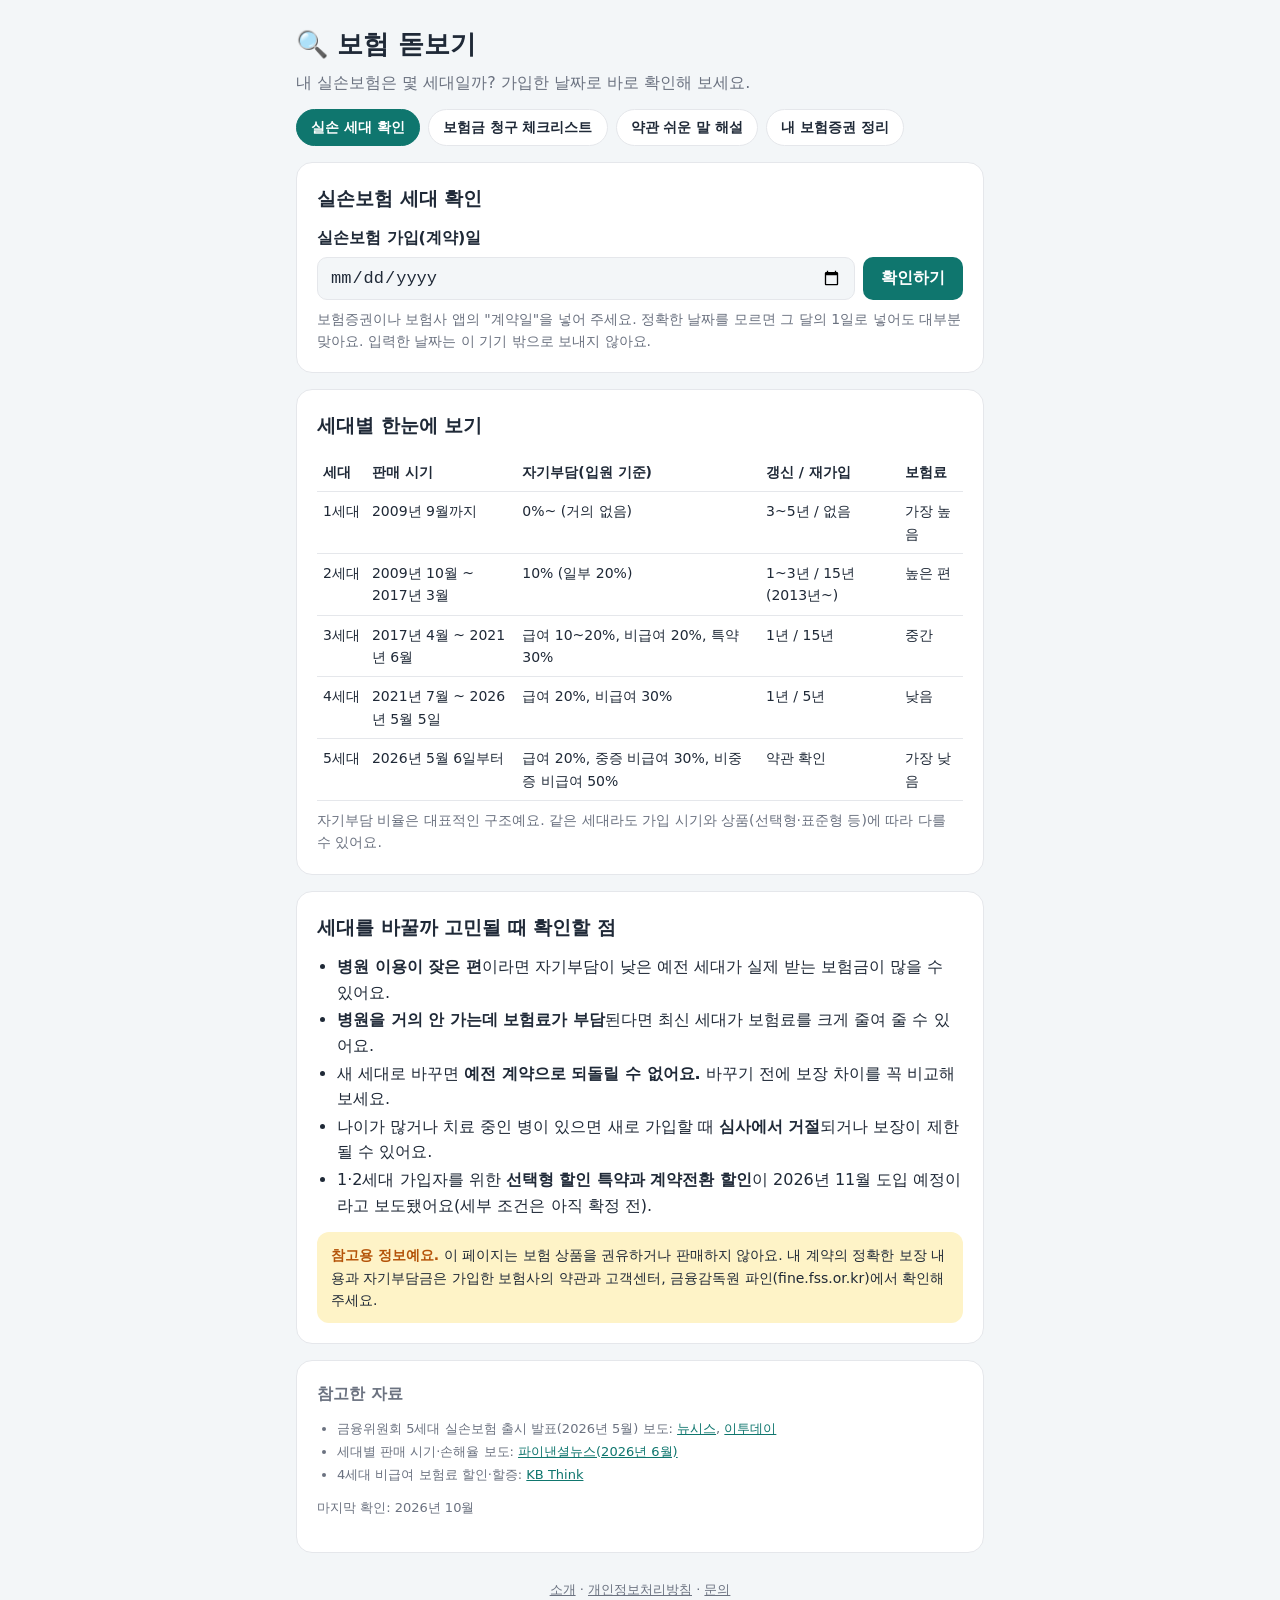
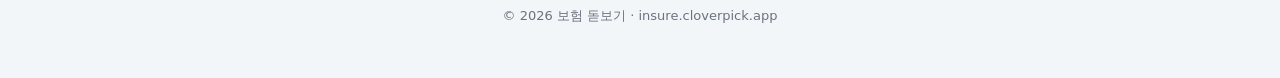
<file: index.html>
<!DOCTYPE html>
<html lang="ko">
<head>
  <!-- Google tag (gtag.js) -->
  <script async src="https://www.googletagmanager.com/gtag/js?id=G-VRJEDQ2BLV"></script>
  <script>
    window.dataLayer = window.dataLayer || [];
    function gtag(){dataLayer.push(arguments);}
    gtag('js', new Date());

    gtag('config', 'G-VRJEDQ2BLV');
  </script>
  <meta charset="UTF-8">
  <meta name="viewport" content="width=device-width, initial-scale=1.0">
  <title>보험 돋보기 - 내 실손보험은 몇 세대?</title>
  <meta name="description" content="가입한 날짜만 넣으면 내 실손보험이 몇 세대인지, 자기부담금과 갱신·재가입 구조가 어떤지 한눈에 보여 드려요. 1세대부터 5세대까지 비교표 포함.">
  <link rel="canonical" href="https://insure.cloverpick.app/">
  <meta property="og:type" content="website">
  <meta property="og:title" content="보험 돋보기 - 내 실손보험은 몇 세대?">
  <meta property="og:description" content="가입 날짜만 넣으면 실손보험 세대와 자기부담금 구조를 바로 확인해요.">
  <meta property="og:url" content="https://insure.cloverpick.app/">
  <meta property="og:site_name" content="보험 돋보기">
  <meta property="og:locale" content="ko_KR">
  <meta property="og:image" content="https://insure.cloverpick.app/og-image.png">
  <meta property="og:image:width" content="1200">
  <meta property="og:image:height" content="630">
  <meta property="og:image:alt" content="보험 돋보기 - 내 실손보험은 몇 세대?">
  <meta name="twitter:card" content="summary_large_image">
  <link rel="icon" href="icon.svg" type="image/svg+xml">
  <link rel="apple-touch-icon" href="apple-touch-icon.png">
  <meta name="theme-color" content="#0f766e">
  <meta name="naver-site-verification" content="30c69223f4f4dc7dbb203eff2e3a5ed525e35046" />
  <meta name="google-adsense-account" content="ca-pub-3330288431208764">
  <script async src="https://pagead2.googlesyndication.com/pagead/js/adsbygoogle.js?client=ca-pub-3330288431208764" crossorigin="anonymous"></script>
  <style>
    :root {
      --bg: #f3f6f8; --card: #ffffff; --text: #1f2937; --muted: #6b7280; --line: #e5e7eb;
      --accent: #0f766e; --accent-soft: #ccfbf1; --warn: #b45309; --warn-soft: #fef3c7;
    }
    @media (prefers-color-scheme: dark) {
      :root {
        --bg: #0f172a; --card: #1e293b; --text: #f1f5f9; --muted: #94a3b8; --line: #334155;
        --accent: #2dd4bf; --accent-soft: #134e4a; --warn: #fbbf24; --warn-soft: #422006;
      }
    }
    * { box-sizing: border-box; }
    body { margin: 0; background: var(--bg); color: var(--text); line-height: 1.6;
           font-family: system-ui, -apple-system, "Apple SD Gothic Neo", "Noto Sans KR", "Malgun Gothic", sans-serif; }
    .wrap { max-width: 720px; margin: 0 auto; padding: 24px 16px 48px; }
    header h1 { margin: 0; font-size: 26px; }
    header p { margin: 4px 0 0; color: var(--muted); }
    nav.tools { display: flex; gap: 8px; margin-top: 14px; flex-wrap: wrap; }
    nav.tools a { padding: 6px 14px; border-radius: 999px; border: 1px solid var(--line); background: var(--card);
                  color: var(--text); text-decoration: none; font-size: 14px; font-weight: 600; }
    nav.tools a[aria-current="page"] { background: var(--accent); border-color: var(--accent); color: #fff; }
    @media (prefers-color-scheme: dark) { nav.tools a[aria-current="page"] { color: #042f2e; } }
    .card { background: var(--card); border: 1px solid var(--line); border-radius: 16px; padding: 20px; margin-top: 16px; }
    h2 { margin: 0 0 12px; font-size: 19px; }
    h3 { margin: 16px 0 6px; font-size: 16px; }
    label { display: block; font-weight: 600; margin-bottom: 6px; }
    .row { display: flex; gap: 8px; flex-wrap: wrap; }
    input[type="date"] { flex: 1 1 200px; min-width: 0; font-size: 17px; padding: 10px 12px; border-radius: 10px;
                         border: 1px solid var(--line); background: var(--bg); color: var(--text); }
    button { font-size: 16px; font-weight: 700; padding: 10px 18px; border: 0; border-radius: 10px;
             background: var(--accent); color: #fff; cursor: pointer; }
    @media (prefers-color-scheme: dark) { button { color: #042f2e; } }
    .hint { font-size: 14px; color: var(--muted); margin: 8px 0 0; }
    .result[hidden] { display: none; }
    .gen-badge { display: inline-block; font-size: 22px; font-weight: 800; color: var(--accent);
                 background: var(--accent-soft); padding: 4px 14px; border-radius: 999px; }
    .gen-sub { color: var(--muted); margin: 6px 0 0; }
    dl { margin: 12px 0 0; display: grid; grid-template-columns: 9em 1fr; gap: 8px 12px; }
    dt { color: var(--muted); }
    dd { margin: 0; }
    ul { margin: 6px 0 0; padding-left: 20px; }
    li { margin: 2px 0; }
    .note { background: var(--warn-soft); color: var(--text); border-radius: 12px; padding: 12px 14px; margin-top: 14px; font-size: 14px; }
    .note strong { color: var(--warn); }
    .table-wrap { overflow-x: auto; }
    table { border-collapse: collapse; width: 100%; min-width: 560px; font-size: 14px; }
    th, td { border-bottom: 1px solid var(--line); padding: 8px 6px; text-align: left; vertical-align: top; }
    th, td:first-child { white-space: nowrap; }
    tr.mine td, tr.mine th { background: var(--accent-soft); }
    .sources { font-size: 13px; color: var(--muted); }
    .sources a { color: var(--accent); }
    footer { margin-top: 24px; font-size: 13px; color: var(--muted); text-align: center; line-height: 2; }
    footer a { color: var(--muted); }
    @media (max-width: 480px) {
      dl { grid-template-columns: 1fr; gap: 2px; }
      dd { margin-bottom: 8px; }
    }
  </style>
</head>
<body>
  <div class="wrap">
    <header>
      <h1>🔍 보험 돋보기</h1>
      <p>내 실손보험은 몇 세대일까? 가입한 날짜로 바로 확인해 보세요.</p>
      <nav class="tools" aria-label="도구">
        <a href="./" aria-current="page">실손 세대 확인</a>
        <a href="claim">보험금 청구 체크리스트</a>
        <a href="explain">약관 쉬운 말 해설</a>
        <a href="policy">내 보험증권 정리</a>
      </nav>
    </header>

    <section class="card" aria-labelledby="calc-title">
      <h2 id="calc-title">실손보험 세대 확인</h2>
      <label for="join-date">실손보험 가입(계약)일</label>
      <div class="row">
        <input type="date" id="join-date" min="1990-01-01">
        <button type="button" id="check-btn">확인하기</button>
      </div>
      <p class="hint">보험증권이나 보험사 앱의 "계약일"을 넣어 주세요. 정확한 날짜를 모르면 그 달의 1일로 넣어도 대부분 맞아요. 입력한 날짜는 이 기기 밖으로 보내지 않아요.</p>

      <div class="result" id="result" hidden aria-live="polite">
        <h3>결과</h3>
        <span class="gen-badge" id="r-gen"></span>
        <p class="gen-sub" id="r-period"></p>
        <dl>
          <dt>자기부담금</dt><dd id="r-selfpay"></dd>
          <dt>통원 공제</dt><dd id="r-outpatient"></dd>
          <dt>갱신·재가입</dt><dd id="r-renew"></dd>
          <dt>보험료 수준</dt><dd id="r-premium"></dd>
        </dl>
        <h3>이런 점이 좋아요</h3>
        <ul id="r-good"></ul>
        <h3>이런 점을 알아 두세요</h3>
        <ul id="r-watch"></ul>
        <div class="note" id="r-extra" hidden></div>
      </div>
    </section>

    <section class="card" aria-labelledby="table-title">
      <h2 id="table-title">세대별 한눈에 보기</h2>
      <div class="table-wrap">
        <table>
          <thead>
            <tr><th>세대</th><th>판매 시기</th><th>자기부담(입원 기준)</th><th>갱신 / 재가입</th><th>보험료</th></tr>
          </thead>
          <tbody id="gen-table"></tbody>
        </table>
      </div>
      <p class="hint">자기부담 비율은 대표적인 구조예요. 같은 세대라도 가입 시기와 상품(선택형·표준형 등)에 따라 다를 수 있어요.</p>
    </section>

    <section class="card" aria-labelledby="switch-title">
      <h2 id="switch-title">세대를 바꿀까 고민될 때 확인할 점</h2>
      <ul>
        <li><strong>병원 이용이 잦은 편</strong>이라면 자기부담이 낮은 예전 세대가 실제 받는 보험금이 많을 수 있어요.</li>
        <li><strong>병원을 거의 안 가는데 보험료가 부담</strong>된다면 최신 세대가 보험료를 크게 줄여 줄 수 있어요.</li>
        <li>새 세대로 바꾸면 <strong>예전 계약으로 되돌릴 수 없어요.</strong> 바꾸기 전에 보장 차이를 꼭 비교해 보세요.</li>
        <li>나이가 많거나 치료 중인 병이 있으면 새로 가입할 때 <strong>심사에서 거절</strong>되거나 보장이 제한될 수 있어요.</li>
        <li>1·2세대 가입자를 위한 <strong>선택형 할인 특약과 계약전환 할인</strong>이 2026년 11월 도입 예정이라고 보도됐어요(세부 조건은 아직 확정 전).</li>
      </ul>
      <div class="note"><strong>참고용 정보예요.</strong> 이 페이지는 보험 상품을 권유하거나 판매하지 않아요. 내 계약의 정확한 보장 내용과 자기부담금은 가입한 보험사의 약관과 고객센터, 금융감독원 파인(fine.fss.or.kr)에서 확인해 주세요.</div>
    </section>

    <section class="card sources" aria-labelledby="src-title">
      <h2 id="src-title" style="font-size:16px">참고한 자료</h2>
      <ul>
        <li>금융위원회 5세대 실손보험 출시 발표(2026년 5월) 보도:
          <a href="https://www.newsis.com/view/NISX20260504_0003616716" rel="noopener">뉴시스</a>,
          <a href="https://www.etoday.co.kr/news/view/2581515" rel="noopener">이투데이</a></li>
        <li>세대별 판매 시기·손해율 보도: <a href="https://www.fnnews.com/news/202606031200392605" rel="noopener">파이낸셜뉴스(2026년 6월)</a></li>
        <li>4세대 비급여 보험료 할인·할증: <a href="https://kbthink.com/main/asset-management/insurance/insurance-10-240927.html" rel="noopener">KB Think</a></li>
      </ul>
      <p>마지막 확인: 2026년 10월</p>
    </section>

    <footer><a href="about">소개</a> · <a href="privacy">개인정보처리방침</a> · <a href="mailto:contact@cloverpick.app">문의</a><br>© 2026 보험 돋보기 · insure.cloverpick.app</footer>
  </div>

  <script>
    // 세대별 정보. 판매 시작일(start, 포함) 순서대로 둡니다.
    const GENERATIONS = [
      {
        gen: 1, name: '1세대 (구실손)', start: '1900-01-01', period: '2009년 9월까지 판매',
        selfpay: '없거나 아주 적어요 (상품마다 다름)',
        outpatient: '건당 5천 원 안팎을 빼고 보장하는 상품이 많아요',
        renew: '3~5년마다 갱신, 재가입 없이 만기까지 유지',
        premium: '가장 비싸고, 갱신 때 한꺼번에 크게 오를 수 있어요',
        tableSelf: '0%~ (거의 없음)', tableRenew: '3~5년 / 없음', tablePremium: '가장 높음',
        good: ['병원비를 거의 전부 돌려받을 수 있어 보장이 가장 넓어요.', '정해진 만기까지 보장 내용이 바뀌지 않아요.'],
        watch: ['갱신 주기가 길어 그동안 오른 보험료가 한 번에 반영돼요.', '나이가 들수록 보험료 부담이 크게 늘 수 있어요.']
      },
      {
        gen: 2, name: '2세대 (표준화 실손)', start: '2009-10-01', period: '2009년 10월 ~ 2017년 3월 판매',
        selfpay: '10% (2015년 9월 이후 가입은 급여 10%·비급여 20%가 많아요)',
        outpatient: '의원 1만 원, 병원 1만 5천 원, 상급종합병원 2만 원 정도를 빼고 보장',
        renew: '2013년 1월 이후 가입: 1년 갱신·15년마다 재가입 / 그 전 가입: 3년 갱신·만기까지',
        premium: '1세대보다 낮지만 3·4세대보다 높아요',
        tableSelf: '10% (일부 20%)', tableRenew: '1~3년 / 15년(2013년~)', tablePremium: '높은 편',
        good: ['자기부담이 낮아 실제로 돌려받는 금액이 많은 편이에요.', '가입자가 가장 많은 세대라 정보를 찾기 쉬워요.'],
        watch: ['2013년 이후 가입했다면 15년마다 그때의 새 상품으로 재가입돼요.', '보험료가 해마다 오를 수 있어요.']
      },
      {
        gen: 3, name: '3세대 (착한 실손)', start: '2017-04-01', period: '2017년 4월 ~ 2021년 6월 판매',
        selfpay: '기본형 급여 10~20%·비급여 20%, 비급여 특약 3종은 30%',
        outpatient: '최소 1만~2만 원 공제 (특약은 2만 원 또는 30% 중 큰 금액)',
        renew: '1년 갱신, 15년마다 재가입',
        premium: '2세대보다 낮은 편이에요',
        tableSelf: '급여 10~20%, 비급여 20%, 특약 30%', tableRenew: '1년 / 15년', tablePremium: '중간',
        good: ['기본형만 가입하면 보험료를 낮출 수 있어요.', '보험금을 청구하지 않은 해가 있으면 보험료 할인을 받을 수 있어요.'],
        watch: ['도수치료·체외충격파·증식치료, 비급여 주사, 비급여 MRI는 특약에 가입해야 보장되고 횟수·금액 한도가 있어요.', '손해율이 높아 보험료 인상이 큰 편이라는 보도가 있어요.']
      },
      {
        gen: 4, name: '4세대', start: '2021-07-01', period: '2021년 7월 ~ 2026년 5월 5일 판매',
        selfpay: '급여 20%, 비급여 30%',
        outpatient: '급여 1만 원(상급·종합병원 2만 원), 비급여 3만 원 중 큰 금액 공제',
        renew: '1년 갱신, 5년마다 재가입',
        premium: '1~3세대보다 낮아요',
        tableSelf: '급여 20%, 비급여 30%', tableRenew: '1년 / 5년', tablePremium: '낮음',
        good: ['기존 세대보다 보험료가 낮아요.', '비급여 보험금을 적게 받으면 다음 해 보험료가 할인돼요.'],
        watch: ['비급여 보험금을 많이 받으면 다음 해 비급여 보험료가 할증돼요(최대 300%).', '5년마다 그때의 새 상품으로 재가입돼요.']
      },
      {
        gen: 5, name: '5세대', start: '2026-05-06', period: '2026년 5월 6일부터 판매',
        selfpay: '입원 급여 20%, 중증 비급여 30%, 비중증 비급여 50%',
        outpatient: '급여는 건강보험 본인부담률과 연동돼요',
        renew: '보험사 약관에서 확인해 주세요',
        premium: '4세대보다 약 30%, 1·2세대보다 50% 이상 낮다고 발표됐어요',
        tableSelf: '급여 20%, 중증 비급여 30%, 비중증 비급여 50%', tableRenew: '약관 확인', tablePremium: '가장 낮음',
        good: ['보험료가 가장 낮아요.', '중증 비급여는 연 5천만 원 한도로 보장되고, 상급종합병원 입원 때 연간 자기부담 상한(500만 원)이 생겼어요.'],
        watch: ['도수치료 같은 비중증 비급여는 자기부담 50%, 연 한도 1천만 원으로 보장이 줄었어요.', '중증 비급여는 특약으로 따로 가입하는 구조예요.']
      }
    ];

    function findGeneration(dateStr) {
      let found = null;
      for (const g of GENERATIONS) {
        if (dateStr >= g.start) found = g;
      }
      return found;
    }

    function fillList(el, items) {
      el.innerHTML = '';
      for (const text of items) {
        const li = document.createElement('li');
        li.textContent = text;
        el.appendChild(li);
      }
    }

    function renderTable(mine) {
      const body = document.getElementById('gen-table');
      body.innerHTML = '';
      for (const g of GENERATIONS) {
        const tr = document.createElement('tr');
        if (mine && mine.gen === g.gen) tr.className = 'mine';
        for (const text of [g.gen + '세대', g.period.replace(' 판매', ''), g.tableSelf, g.tableRenew, g.tablePremium]) {
          const td = document.createElement('td');
          td.textContent = text;
          tr.appendChild(td);
        }
        body.appendChild(tr);
      }
    }

    function check() {
      const input = document.getElementById('join-date');
      const value = input.value;
      if (!value) { input.focus(); return; }
      const today = new Date().toISOString().slice(0, 10);
      const g = findGeneration(value);
      const result = document.getElementById('result');

      document.getElementById('r-gen').textContent = g.name;
      document.getElementById('r-period').textContent = g.period;
      document.getElementById('r-selfpay').textContent = g.selfpay;
      document.getElementById('r-outpatient').textContent = g.outpatient;
      document.getElementById('r-renew').textContent = g.renew;
      document.getElementById('r-premium').textContent = g.premium;
      fillList(document.getElementById('r-good'), g.good);
      fillList(document.getElementById('r-watch'), g.watch);

      const extra = document.getElementById('r-extra');
      const notes = [];
      if (value > today) notes.push('입력한 날짜가 오늘 이후예요. 날짜를 다시 확인해 주세요.');
      // 세대가 바뀐 달에 가입했다면 보험사마다 적용 시점이 조금 다를 수 있어 안내합니다.
      const edges = ['2009-10', '2017-04', '2021-07', '2026-05'];
      if (edges.includes(value.slice(0, 7))) notes.push('세대가 바뀐 달에 가입하셨어요. 보험사마다 새 상품 판매 시작일이 조금 다를 수 있으니 증권의 상품명으로 한 번 더 확인해 주세요.');
      if (g.gen === 1) notes.push('2009년 이전 실손보험은 보험사·상품마다 보장 구조가 많이 달라요. 증권의 보장 내용을 꼭 확인해 주세요.');
      if (notes.length) {
        extra.innerHTML = '<strong>확인해 주세요.</strong> ' + notes.map(n => n.replace(/[<>&]/g, '')).join(' ');
        extra.hidden = false;
      } else {
        extra.hidden = true;
      }

      result.hidden = false;
      renderTable(g);
      result.scrollIntoView({ behavior: 'smooth', block: 'nearest' });
    }

    document.getElementById('check-btn').addEventListener('click', check);
    document.getElementById('join-date').addEventListener('keydown', e => { if (e.key === 'Enter') check(); });
    document.getElementById('join-date').max = new Date().toISOString().slice(0, 10);
    renderTable(null);
  </script>
</body>
</html>
</file>
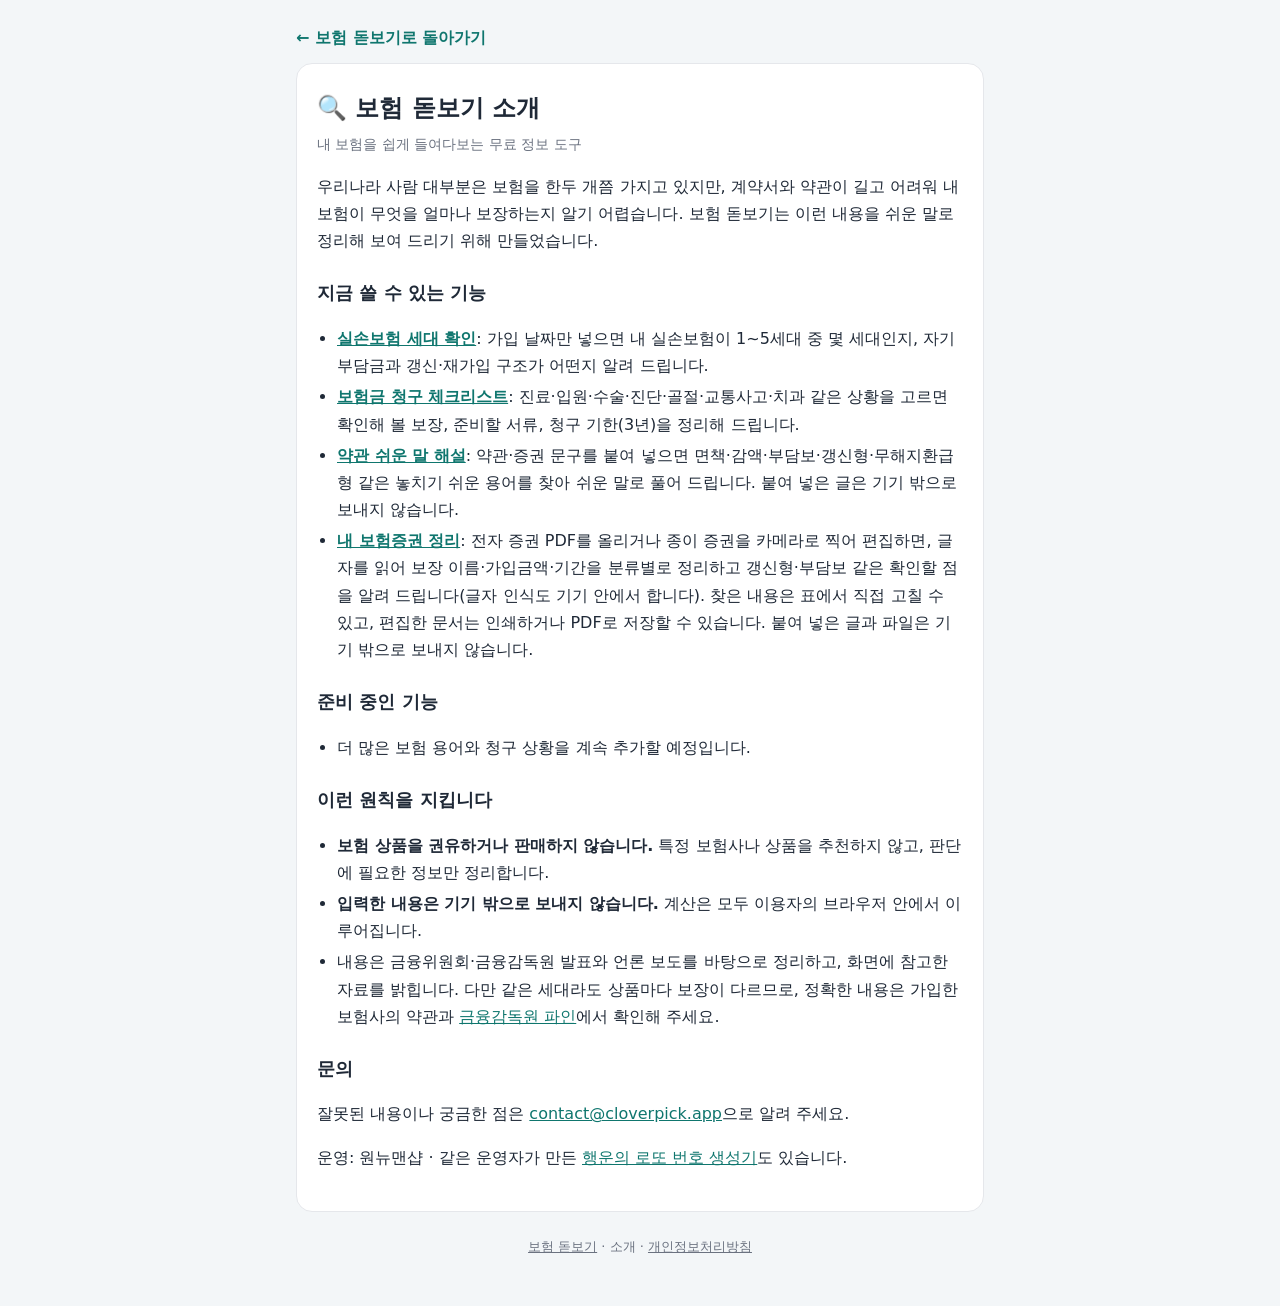
<file: about.html>
<!DOCTYPE html>
<html lang="ko">
<head>
  <!-- Google tag (gtag.js) -->
  <script async src="https://www.googletagmanager.com/gtag/js?id=G-VRJEDQ2BLV"></script>
  <script>
    window.dataLayer = window.dataLayer || [];
    function gtag(){dataLayer.push(arguments);}
    gtag('js', new Date());

    gtag('config', 'G-VRJEDQ2BLV');
  </script>
  <meta charset="UTF-8">
  <meta name="viewport" content="width=device-width, initial-scale=1.0">
  <title>소개 - 보험 돋보기</title>
  <meta name="description" content="보험 돋보기는 내 보험을 쉽게 들여다볼 수 있도록 돕는 무료 정보 도구입니다.">
  <link rel="canonical" href="https://insure.cloverpick.app/about">
  <link rel="icon" href="icon.svg" type="image/svg+xml">
  <meta name="naver-site-verification" content="30c69223f4f4dc7dbb203eff2e3a5ed525e35046" />
  <meta name="google-adsense-account" content="ca-pub-3330288431208764">
  <script async src="https://pagead2.googlesyndication.com/pagead/js/adsbygoogle.js?client=ca-pub-3330288431208764" crossorigin="anonymous"></script>
  <link rel="stylesheet" href="page.css">
</head>
<body>
  <div class="wrap">
    <a class="back" href="./">← 보험 돋보기로 돌아가기</a>
    <article>
      <h1>🔍 보험 돋보기 소개</h1>
      <p class="meta">내 보험을 쉽게 들여다보는 무료 정보 도구</p>
      <p>우리나라 사람 대부분은 보험을 한두 개쯤 가지고 있지만, 계약서와 약관이 길고 어려워 내 보험이 무엇을 얼마나 보장하는지 알기 어렵습니다. 보험 돋보기는 이런 내용을 쉬운 말로 정리해 보여 드리기 위해 만들었습니다.</p>

      <h2>지금 쓸 수 있는 기능</h2>
      <ul>
        <li><a href="./"><strong>실손보험 세대 확인</strong></a>: 가입 날짜만 넣으면 내 실손보험이 1~5세대 중 몇 세대인지, 자기부담금과 갱신·재가입 구조가 어떤지 알려 드립니다.</li>
        <li><a href="claim"><strong>보험금 청구 체크리스트</strong></a>: 진료·입원·수술·진단·골절·교통사고·치과 같은 상황을 고르면 확인해 볼 보장, 준비할 서류, 청구 기한(3년)을 정리해 드립니다.</li>
        <li><a href="explain"><strong>약관 쉬운 말 해설</strong></a>: 약관·증권 문구를 붙여 넣으면 면책·감액·부담보·갱신형·무해지환급형 같은 놓치기 쉬운 용어를 찾아 쉬운 말로 풀어 드립니다. 붙여 넣은 글은 기기 밖으로 보내지 않습니다.</li>
        <li><a href="policy"><strong>내 보험증권 정리</strong></a>: 전자 증권 PDF를 올리거나 종이 증권을 카메라로 찍어 편집하면, 글자를 읽어 보장 이름·가입금액·기간을 분류별로 정리하고 갱신형·부담보 같은 확인할 점을 알려 드립니다(글자 인식도 기기 안에서 합니다). 찾은 내용은 표에서 직접 고칠 수 있고, 편집한 문서는 인쇄하거나 PDF로 저장할 수 있습니다. 붙여 넣은 글과 파일은 기기 밖으로 보내지 않습니다.</li>
      </ul>

      <h2>준비 중인 기능</h2>
      <ul>
        <li>더 많은 보험 용어와 청구 상황을 계속 추가할 예정입니다.</li>
      </ul>

      <h2>이런 원칙을 지킵니다</h2>
      <ul>
        <li><strong>보험 상품을 권유하거나 판매하지 않습니다.</strong> 특정 보험사나 상품을 추천하지 않고, 판단에 필요한 정보만 정리합니다.</li>
        <li><strong>입력한 내용은 기기 밖으로 보내지 않습니다.</strong> 계산은 모두 이용자의 브라우저 안에서 이루어집니다.</li>
        <li>내용은 금융위원회·금융감독원 발표와 언론 보도를 바탕으로 정리하고, 화면에 참고한 자료를 밝힙니다. 다만 같은 세대라도 상품마다 보장이 다르므로, 정확한 내용은 가입한 보험사의 약관과 <a href="https://fine.fss.or.kr" rel="noopener">금융감독원 파인</a>에서 확인해 주세요.</li>
      </ul>

      <h2>문의</h2>
      <p>잘못된 내용이나 궁금한 점은 <a href="mailto:contact@cloverpick.app">contact@cloverpick.app</a>으로 알려 주세요.</p>
      <p>운영: 원뉴맨샵 · 같은 운영자가 만든 <a href="https://cloverpick.app" rel="noopener">행운의 로또 번호 생성기</a>도 있습니다.</p>
    </article>
    <footer><a href="./">보험 돋보기</a> · 소개 · <a href="privacy">개인정보처리방침</a></footer>
  </div>
</body>
</html>
</file>
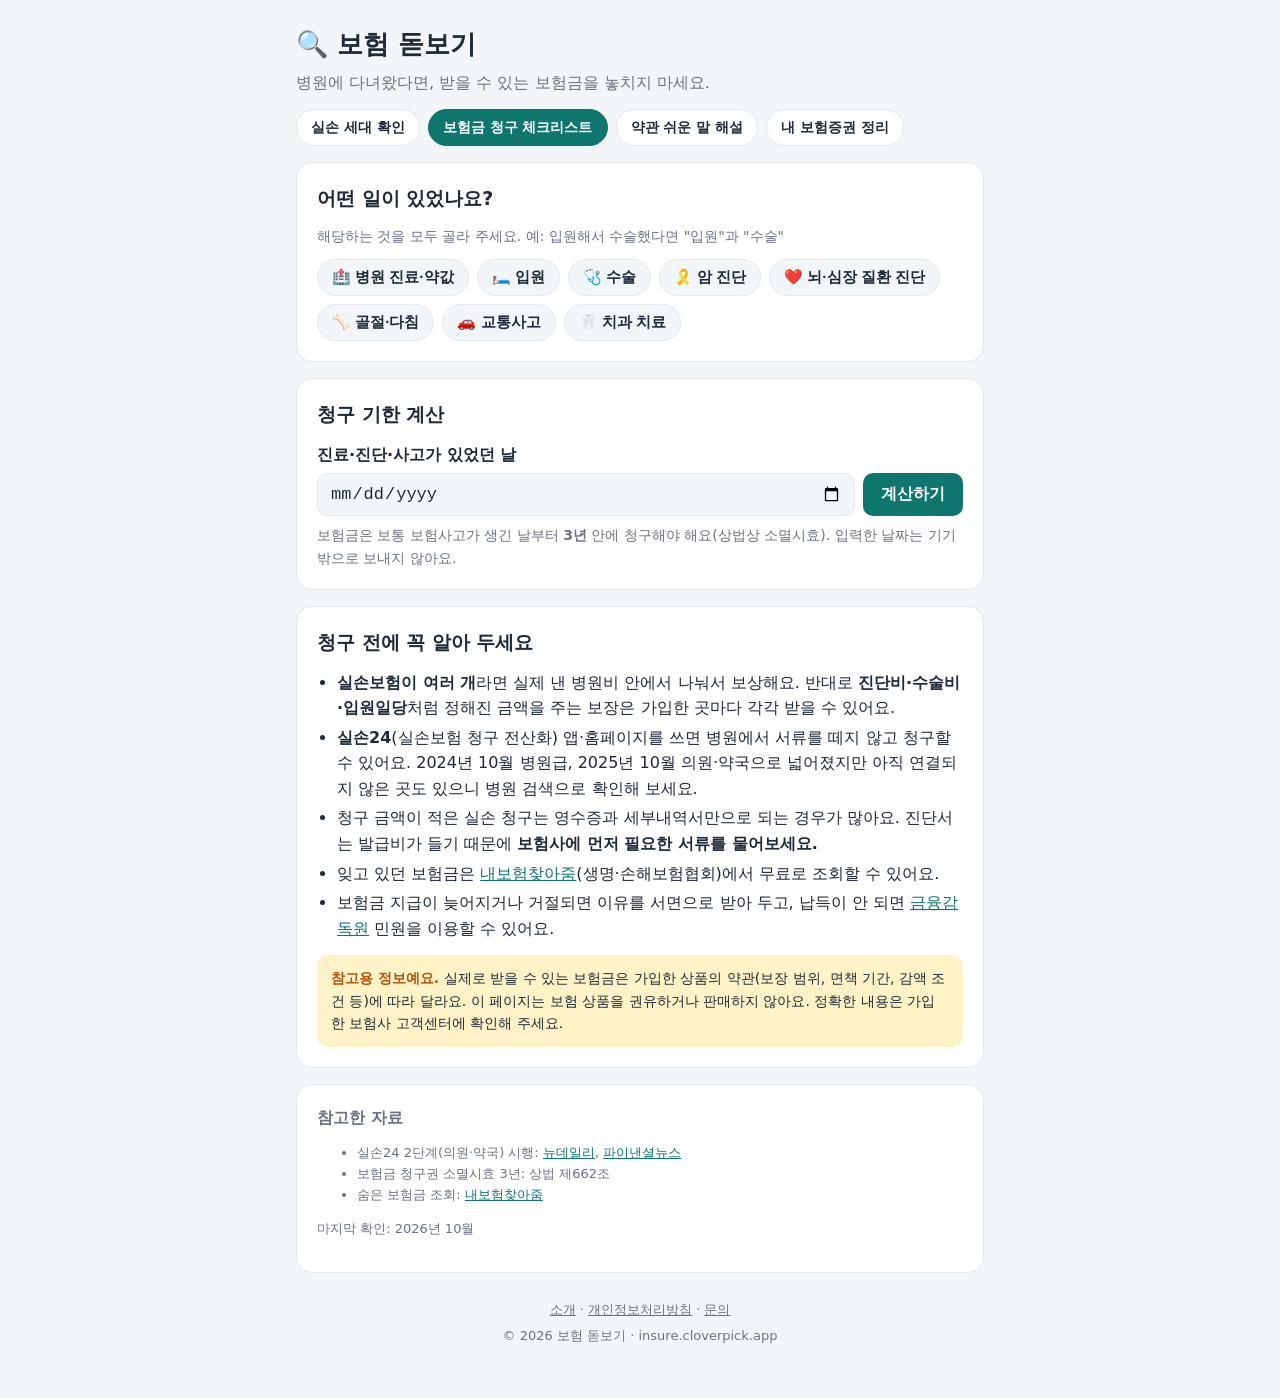
<file: claim.html>
<!DOCTYPE html>
<html lang="ko">
<head>
  <!-- Google tag (gtag.js) -->
  <script async src="https://www.googletagmanager.com/gtag/js?id=G-VRJEDQ2BLV"></script>
  <script>
    window.dataLayer = window.dataLayer || [];
    function gtag(){dataLayer.push(arguments);}
    gtag('js', new Date());

    gtag('config', 'G-VRJEDQ2BLV');
  </script>
  <meta charset="UTF-8">
  <meta name="viewport" content="width=device-width, initial-scale=1.0">
  <title>보험금 청구 체크리스트 - 보험 돋보기</title>
  <meta name="description" content="병원 진료, 입원, 수술, 암 진단, 골절, 교통사고, 치과 치료 뒤 청구할 수 있는 보장 종류와 필요한 서류, 청구 기한(3년)을 한 번에 정리해 드려요.">
  <link rel="canonical" href="https://insure.cloverpick.app/claim">
  <meta property="og:type" content="website">
  <meta property="og:title" content="보험금 청구 체크리스트 - 보험 돋보기">
  <meta property="og:description" content="상황만 고르면 청구할 수 있는 보장과 필요한 서류, 청구 기한을 알려 드려요.">
  <meta property="og:url" content="https://insure.cloverpick.app/claim">
  <meta property="og:site_name" content="보험 돋보기">
  <meta property="og:locale" content="ko_KR">
  <meta property="og:image" content="https://insure.cloverpick.app/og-image.png">
  <meta property="og:image:width" content="1200">
  <meta property="og:image:height" content="630">
  <meta name="twitter:card" content="summary_large_image">
  <link rel="icon" href="icon.svg" type="image/svg+xml">
  <link rel="apple-touch-icon" href="apple-touch-icon.png">
  <meta name="theme-color" content="#0f766e">
  <meta name="naver-site-verification" content="30c69223f4f4dc7dbb203eff2e3a5ed525e35046" />
  <meta name="google-adsense-account" content="ca-pub-3330288431208764">
  <script async src="https://pagead2.googlesyndication.com/pagead/js/adsbygoogle.js?client=ca-pub-3330288431208764" crossorigin="anonymous"></script>
  <style>
    :root {
      --bg: #f3f6f8; --card: #ffffff; --text: #1f2937; --muted: #6b7280; --line: #e5e7eb;
      --accent: #0f766e; --accent-soft: #ccfbf1; --warn: #b45309; --warn-soft: #fef3c7;
    }
    @media (prefers-color-scheme: dark) {
      :root {
        --bg: #0f172a; --card: #1e293b; --text: #f1f5f9; --muted: #94a3b8; --line: #334155;
        --accent: #2dd4bf; --accent-soft: #134e4a; --warn: #fbbf24; --warn-soft: #422006;
      }
    }
    * { box-sizing: border-box; }
    body { margin: 0; background: var(--bg); color: var(--text); line-height: 1.6;
           font-family: system-ui, -apple-system, "Apple SD Gothic Neo", "Noto Sans KR", "Malgun Gothic", sans-serif; }
    .wrap { max-width: 720px; margin: 0 auto; padding: 24px 16px 48px; }
    header h1 { margin: 0; font-size: 26px; }
    header p { margin: 4px 0 0; color: var(--muted); }
    nav.tools { display: flex; gap: 8px; margin-top: 14px; flex-wrap: wrap; }
    nav.tools a { padding: 6px 14px; border-radius: 999px; border: 1px solid var(--line); background: var(--card);
                  color: var(--text); text-decoration: none; font-size: 14px; font-weight: 600; }
    nav.tools a[aria-current="page"] { background: var(--accent); border-color: var(--accent); color: #fff; }
    @media (prefers-color-scheme: dark) { nav.tools a[aria-current="page"] { color: #042f2e; } }
    .card { background: var(--card); border: 1px solid var(--line); border-radius: 16px; padding: 20px; margin-top: 16px; }
    h2 { margin: 0 0 12px; font-size: 19px; }
    h3 { margin: 18px 0 6px; font-size: 16px; }
    .hint { font-size: 14px; color: var(--muted); margin: 8px 0 0; }
    .chips { display: flex; flex-wrap: wrap; gap: 8px; }
    .chip { font-size: 15px; font-weight: 600; padding: 8px 14px; border-radius: 999px; cursor: pointer;
            border: 1px solid var(--line); background: var(--bg); color: var(--text); }
    .chip[aria-pressed="true"] { background: var(--accent); border-color: var(--accent); color: #fff; }
    @media (prefers-color-scheme: dark) { .chip[aria-pressed="true"] { color: #042f2e; } }
    .result[hidden] { display: none; }
    .cov { border-left: 4px solid var(--accent); padding: 4px 0 4px 12px; margin: 10px 0; }
    .cov strong { display: block; }
    .cov span { color: var(--muted); font-size: 14px; }
    .cov .from { font-size: 12px; color: var(--accent); font-weight: 600; }
    ul.docs { list-style: none; padding: 0; margin: 6px 0 0; }
    ul.docs li { margin: 6px 0; }
    ul.docs label { display: flex; gap: 10px; align-items: flex-start; cursor: pointer; }
    ul.docs input { width: 20px; height: 20px; margin-top: 2px; accent-color: var(--accent); flex: none; }
    ul.docs small { display: block; color: var(--muted); }
    ul.tips { margin: 6px 0 0; padding-left: 20px; }
    ul.tips li { margin: 4px 0; }
    .row { display: flex; gap: 8px; flex-wrap: wrap; }
    input[type="date"] { flex: 1 1 200px; min-width: 0; font-size: 17px; padding: 10px 12px; border-radius: 10px;
                         border: 1px solid var(--line); background: var(--bg); color: var(--text); }
    button.main { font-size: 16px; font-weight: 700; padding: 10px 18px; border: 0; border-radius: 10px;
                  background: var(--accent); color: #fff; cursor: pointer; }
    @media (prefers-color-scheme: dark) { button.main { color: #042f2e; } }
    .deadline { margin-top: 12px; font-size: 17px; }
    .deadline strong { color: var(--accent); }
    .deadline.late strong { color: var(--warn); }
    .note { background: var(--warn-soft); border-radius: 12px; padding: 12px 14px; margin-top: 14px; font-size: 14px; }
    .note strong { color: var(--warn); }
    label.field { display: block; font-weight: 600; margin-bottom: 6px; }
    .sources { font-size: 13px; color: var(--muted); }
    .sources a, .card a { color: var(--accent); }
    footer { margin-top: 24px; font-size: 13px; color: var(--muted); text-align: center; line-height: 2; }
    footer a { color: var(--muted); }
  </style>
</head>
<body>
  <div class="wrap">
    <header>
      <h1>🔍 보험 돋보기</h1>
      <p>병원에 다녀왔다면, 받을 수 있는 보험금을 놓치지 마세요.</p>
      <nav class="tools" aria-label="도구">
        <a href="./">실손 세대 확인</a>
        <a href="claim" aria-current="page">보험금 청구 체크리스트</a>
        <a href="explain">약관 쉬운 말 해설</a>
        <a href="policy">내 보험증권 정리</a>
      </nav>
    </header>

    <section class="card" aria-labelledby="pick-title">
      <h2 id="pick-title">어떤 일이 있었나요?</h2>
      <p class="hint" style="margin:0 0 12px">해당하는 것을 모두 골라 주세요. 예: 입원해서 수술했다면 "입원"과 "수술"</p>
      <div class="chips" id="chips"></div>

      <div class="result" id="result" hidden aria-live="polite">
        <h3>확인해 볼 보장</h3>
        <p class="hint" style="margin-top:0">가입한 보험에 아래 보장(특약)이 있는지 증권이나 보험사 앱에서 확인해 보세요.</p>
        <div id="coverages"></div>

        <h3>준비할 서류</h3>
        <p class="hint" style="margin-top:0">체크하면서 챙겨 보세요. 보험사·청구 금액에 따라 필요한 서류가 줄거나 늘 수 있어요.</p>
        <ul class="docs" id="docs"></ul>

        <h3>알아 두면 좋은 점</h3>
        <ul class="tips" id="tips"></ul>
      </div>
    </section>

    <section class="card" aria-labelledby="deadline-title">
      <h2 id="deadline-title">청구 기한 계산</h2>
      <label class="field" for="event-date">진료·진단·사고가 있었던 날</label>
      <div class="row">
        <input type="date" id="event-date" min="1990-01-01">
        <button type="button" class="main" id="deadline-btn">계산하기</button>
      </div>
      <p class="deadline" id="deadline" hidden></p>
      <p class="hint">보험금은 보통 보험사고가 생긴 날부터 <strong>3년</strong> 안에 청구해야 해요(상법상 소멸시효). 입력한 날짜는 기기 밖으로 보내지 않아요.</p>
    </section>

    <section class="card" aria-labelledby="common-title">
      <h2 id="common-title">청구 전에 꼭 알아 두세요</h2>
      <ul class="tips">
        <li><strong>실손보험이 여러 개</strong>라면 실제 낸 병원비 안에서 나눠서 보상해요. 반대로 <strong>진단비·수술비·입원일당</strong>처럼 정해진 금액을 주는 보장은 가입한 곳마다 각각 받을 수 있어요.</li>
        <li><strong>실손24</strong>(실손보험 청구 전산화) 앱·홈페이지를 쓰면 병원에서 서류를 떼지 않고 청구할 수 있어요. 2024년 10월 병원급, 2025년 10월 의원·약국으로 넓어졌지만 아직 연결되지 않은 곳도 있으니 병원 검색으로 확인해 보세요.</li>
        <li>청구 금액이 적은 실손 청구는 영수증과 세부내역서만으로 되는 경우가 많아요. 진단서는 발급비가 들기 때문에 <strong>보험사에 먼저 필요한 서류를 물어보세요.</strong></li>
        <li>잊고 있던 보험금은 <a href="https://cont.insure.or.kr" rel="noopener">내보험찾아줌</a>(생명·손해보험협회)에서 무료로 조회할 수 있어요.</li>
        <li>보험금 지급이 늦어지거나 거절되면 이유를 서면으로 받아 두고, 납득이 안 되면 <a href="https://www.fss.or.kr" rel="noopener">금융감독원</a> 민원을 이용할 수 있어요.</li>
      </ul>
      <div class="note"><strong>참고용 정보예요.</strong> 실제로 받을 수 있는 보험금은 가입한 상품의 약관(보장 범위, 면책 기간, 감액 조건 등)에 따라 달라요. 이 페이지는 보험 상품을 권유하거나 판매하지 않아요. 정확한 내용은 가입한 보험사 고객센터에 확인해 주세요.</div>
    </section>

    <section class="card sources" aria-labelledby="src-title">
      <h2 id="src-title" style="font-size:16px">참고한 자료</h2>
      <ul>
        <li>실손24 2단계(의원·약국) 시행: <a href="https://biz.newdaily.co.kr/site/data/html/2025/10/22/2025102200207.html" rel="noopener">뉴데일리</a>, <a href="https://www.fnnews.com/news/202508071401206002" rel="noopener">파이낸셜뉴스</a></li>
        <li>보험금 청구권 소멸시효 3년: 상법 제662조</li>
        <li>숨은 보험금 조회: <a href="https://cont.insure.or.kr" rel="noopener">내보험찾아줌</a></li>
      </ul>
      <p>마지막 확인: 2026년 10월</p>
    </section>

    <footer><a href="about">소개</a> · <a href="privacy">개인정보처리방침</a> · <a href="mailto:contact@cloverpick.app">문의</a><br>© 2026 보험 돋보기 · insure.cloverpick.app</footer>
  </div>

  <script>
    // 서류 이름과 설명
    const DOCS = {
      form:      ['보험금 청구서', '보험사 앱·홈페이지에서 쓰거나 양식을 받아요'],
      id:        ['신분증 사본', '청구 금액이 크거나 가족이 대신 청구할 때'],
      bank:      ['보험금 받을 본인 계좌', '청구서에 적어요'],
      receipt:   ['진료비(약제비) 계산서·영수증', '병원·약국 수납 창구에서 받아요'],
      detail:    ['진료비 세부산정내역서', '비급여 항목이 있거나 금액이 클 때'],
      rx:        ['처방전(환자 보관용)', '질병분류코드가 적힌 것. 약값 청구와 진단명 확인용'],
      diag:      ['진단서', '진단명과 질병분류코드가 적힌 것'],
      opinion:   ['소견서 또는 진단명이 적힌 서류', '금액이 적으면 진단서 대신 되는 경우가 많아요'],
      admit:     ['입·퇴원확인서', '입원 기간과 진단명이 적힌 것'],
      surgery:   ['수술확인서', '수술명·수술일·수술코드가 적힌 것'],
      biopsy:    ['조직(병리)검사 결과지', '암 진단 확인용'],
      imaging:   ['CT·MRI 등 검사 결과지(판독지)', '뇌·심장 질환 진단 확인용'],
      xray:      ['X-ray 판독지 또는 초진 기록', '골절 확인용'],
      accident:  ['사고를 알 수 있는 서류', '자동차보험 접수번호, 교통사고 사실확인원 등'],
      dental:    ['치과 치료확인서와 치료 전·후 X-ray', '치아보험 청구용']
    };

    // 상황별 확인해 볼 보장, 서류, 팁
    const SITUATIONS = [
      { id: 'outpatient', label: '🏥 병원 진료·약값',
        cov: [['실손의료비', '실제 낸 병원비(약값 포함)에서 공제금액·자기부담금을 뺀 만큼 받아요']],
        docs: ['form', 'bank', 'receipt', 'detail', 'rx', 'opinion'],
        tips: ['통원 실손은 하루 공제금액이 있어서 아주 적은 금액은 받을 게 없을 수 있어요. 내 실손의 세대는 "실손 세대 확인"에서 볼 수 있어요.'] },
      { id: 'inpatient', label: '🛏️ 입원',
        cov: [['실손의료비', '실제 낸 병원비(약값 포함)에서 공제금액·자기부담금을 뺀 만큼 받아요'], ['질병·상해 입원일당', '입원한 날짜만큼 정해진 금액(가입한 경우)']],
        docs: ['form', 'id', 'bank', 'receipt', 'detail', 'admit', 'diag'],
        tips: ['입원일당은 "며칠 이상 입원" 같은 조건이 붙은 상품이 있어요.'] },
      { id: 'surgery', label: '🩺 수술',
        cov: [['질병·상해 수술비', '수술 종류(1~5종 등)나 수술명에 따라 정해진 금액'], ['실손의료비', '실제 낸 병원비(약값 포함)에서 공제금액·자기부담금을 뺀 만큼 받아요']],
        docs: ['form', 'id', 'bank', 'receipt', 'detail', 'surgery', 'diag'],
        tips: ['내시경으로 용종을 떼어 낸 것도 수술비 대상인 상품이 많아요. 수술확인서의 수술코드를 보험사에 알려 주세요.'] },
      { id: 'cancer', label: '🎗️ 암 진단',
        cov: [['암 진단비', '처음 진단받았을 때 정해진 금액'], ['암 수술비·입원일당·항암치료비', '가입한 특약에 따라'], ['실손의료비', '실제 낸 병원비(약값 포함)에서 공제금액·자기부담금을 뺀 만큼 받아요']],
        docs: ['form', 'id', 'bank', 'diag', 'biopsy', 'receipt', 'detail'],
        tips: ['갑상선암·기타 피부암 등은 "유사암"으로 진단비가 적게 정해진 상품이 많아요.', '가입 직후(보통 90일)에는 보장되지 않고, 1~2년 안에는 절반만 주는 조건이 있는지 확인해 보세요.'] },
      { id: 'brainheart', label: '❤️ 뇌·심장 질환 진단',
        cov: [['뇌혈관질환·뇌졸중·뇌출혈 진단비', '특약마다 보장하는 병의 범위가 달라요'], ['허혈성심장질환·급성심근경색 진단비', '특약마다 범위가 달라요'], ['수술비·입원일당·실손', '가입한 보장에 따라']],
        docs: ['form', 'id', 'bank', 'diag', 'imaging', 'receipt', 'detail'],
        tips: ['같은 "뇌" 진단비라도 뇌혈관질환 > 뇌졸중 > 뇌출혈 순으로 보장 범위가 좁아져요. 내 특약 이름을 확인해 보세요.'] },
      { id: 'injury', label: '🦴 골절·다침',
        cov: [['골절 진단비', '뼈가 부러졌을 때 정해진 금액'], ['깁스 치료비', '깁스를 했을 때(가입한 경우)'], ['상해 수술비·입원일당·실손', '가입한 보장에 따라']],
        docs: ['form', 'bank', 'diag', 'xray', 'receipt', 'detail'],
        tips: ['치아가 부러진 것은 골절 진단비에서 빠지는 상품이 많아요.'] },
      { id: 'car', label: '🚗 교통사고',
        cov: [['자동차보험', '치료비는 보통 상대방 또는 내 자동차보험으로 먼저 처리해요'], ['운전자보험', '교통사고처리지원금·벌금·변호사선임비용 등(내가 운전자일 때, 조건이 있어요)'], ['상해 정액 보장', '골절 진단비·입원일당 같은 정액 보장은 자동차보험과 별개로 받을 수 있는 경우가 많아요']],
        docs: ['form', 'bank', 'accident', 'diag', 'receipt'],
        tips: ['자동차보험으로 처리된 치료비는 실손에서 보상하지 않거나 일부만 보상해요.'] },
      { id: 'dental', label: '🦷 치과 치료',
        cov: [['치아보험', '충전(때우기)·크라운·임플란트 등 보철·보존 치료비(가입한 경우)'], ['실손의료비', '건강보험이 되는(급여) 치과 치료 위주로 보상해요']],
        docs: ['form', 'bank', 'dental', 'receipt', 'detail'],
        tips: ['치아보험은 가입 후 일정 기간 보장이 안 되거나 줄어드는 조건이 있는 경우가 많아요.', '미용 목적 치료나 대부분의 비급여 보철은 실손에서 빠져요.'] }
    ];

    const picked = new Set();

    function el(tag, text) { const e = document.createElement(tag); if (text) e.textContent = text; return e; }

    function render() {
      const result = document.getElementById('result');
      if (picked.size === 0) { result.hidden = true; return; }
      const chosen = SITUATIONS.filter(s => picked.has(s.id));

      // 보장: 같은 이름은 한 번만, 어느 상황에서 나왔는지 표시
      const covBox = document.getElementById('coverages');
      covBox.innerHTML = '';
      const seen = new Map();
      for (const s of chosen) {
        for (const [name, desc] of s.cov) {
          if (seen.has(name)) { seen.get(name).push(s.label); continue; }
          seen.set(name, [s.label]);
          const div = el('div'); div.className = 'cov';
          div.append(el('strong', name), el('span', desc));
          const from = el('div'); from.className = 'from'; from.dataset.name = name;
          div.append(from);
          covBox.append(div);
        }
      }
      covBox.querySelectorAll('.from').forEach(f => { if (chosen.length > 1) f.textContent = seen.get(f.dataset.name).join(' · '); });

      // 서류: 겹치는 것은 한 번만, 정해 둔 순서대로
      const docKeys = Object.keys(DOCS).filter(k => chosen.some(s => s.docs.includes(k)));
      const docList = document.getElementById('docs');
      docList.innerHTML = '';
      for (const k of docKeys) {
        const li = el('li'); const label = el('label'); const box = el('input'); box.type = 'checkbox';
        const text = el('span', DOCS[k][0]); text.append(el('small', DOCS[k][1]));
        label.append(box, text); li.append(label); docList.append(li);
      }

      const tipList = document.getElementById('tips');
      tipList.innerHTML = '';
      for (const s of chosen) for (const t of s.tips) tipList.append(el('li', t));

      result.hidden = false;
    }

    function buildChips() {
      const box = document.getElementById('chips');
      for (const s of SITUATIONS) {
        const b = el('button', s.label); b.type = 'button'; b.className = 'chip';
        b.setAttribute('aria-pressed', 'false');
        b.addEventListener('click', () => {
          if (picked.has(s.id)) picked.delete(s.id); else picked.add(s.id);
          b.setAttribute('aria-pressed', String(picked.has(s.id)));
          render();
        });
        box.append(b);
      }
    }

    // 청구 기한: 사고일 + 3년. 2월 29일은 다음 해 3월 1일이 아닌 2월 28일로 맞춥니다.
    function addYears(dateStr, years) {
      const [y, m, d] = dateStr.split('-').map(Number);
      const target = new Date(Date.UTC(y + years, m - 1, 1));
      const lastDay = new Date(Date.UTC(y + years, m, 0)).getUTCDate();
      target.setUTCDate(Math.min(d, lastDay));
      return target;
    }

    function calcDeadline() {
      const input = document.getElementById('event-date');
      if (!input.value) { input.focus(); return; }
      const out = document.getElementById('deadline');
      const deadline = addYears(input.value, 3);
      const now = new Date();
      const today = Date.UTC(now.getFullYear(), now.getMonth(), now.getDate());
      const days = Math.round((deadline - today) / 86400000);
      const text = `${deadline.getUTCFullYear()}년 ${deadline.getUTCMonth() + 1}월 ${deadline.getUTCDate()}일`;
      out.className = 'deadline';
      out.textContent = '';
      if (days >= 0) {
        out.append('청구 기한은 ', el('strong', text), ` 무렵까지예요. 앞으로 약 ${days.toLocaleString('ko-KR')}일 남았어요.`);
      } else {
        out.classList.add('late');
        out.append('기한(', el('strong', text), ')이 지난 것 같아요. 사정에 따라 받을 수 있는 경우도 있으니 보험사에 한 번 문의해 보세요.');
      }
      out.hidden = false;
    }

    buildChips();
    document.getElementById('deadline-btn').addEventListener('click', calcDeadline);
    document.getElementById('event-date').addEventListener('keydown', e => { if (e.key === 'Enter') calcDeadline(); });
    document.getElementById('event-date').max = new Date().toISOString().slice(0, 10);
  </script>
</body>
</html>
</file>
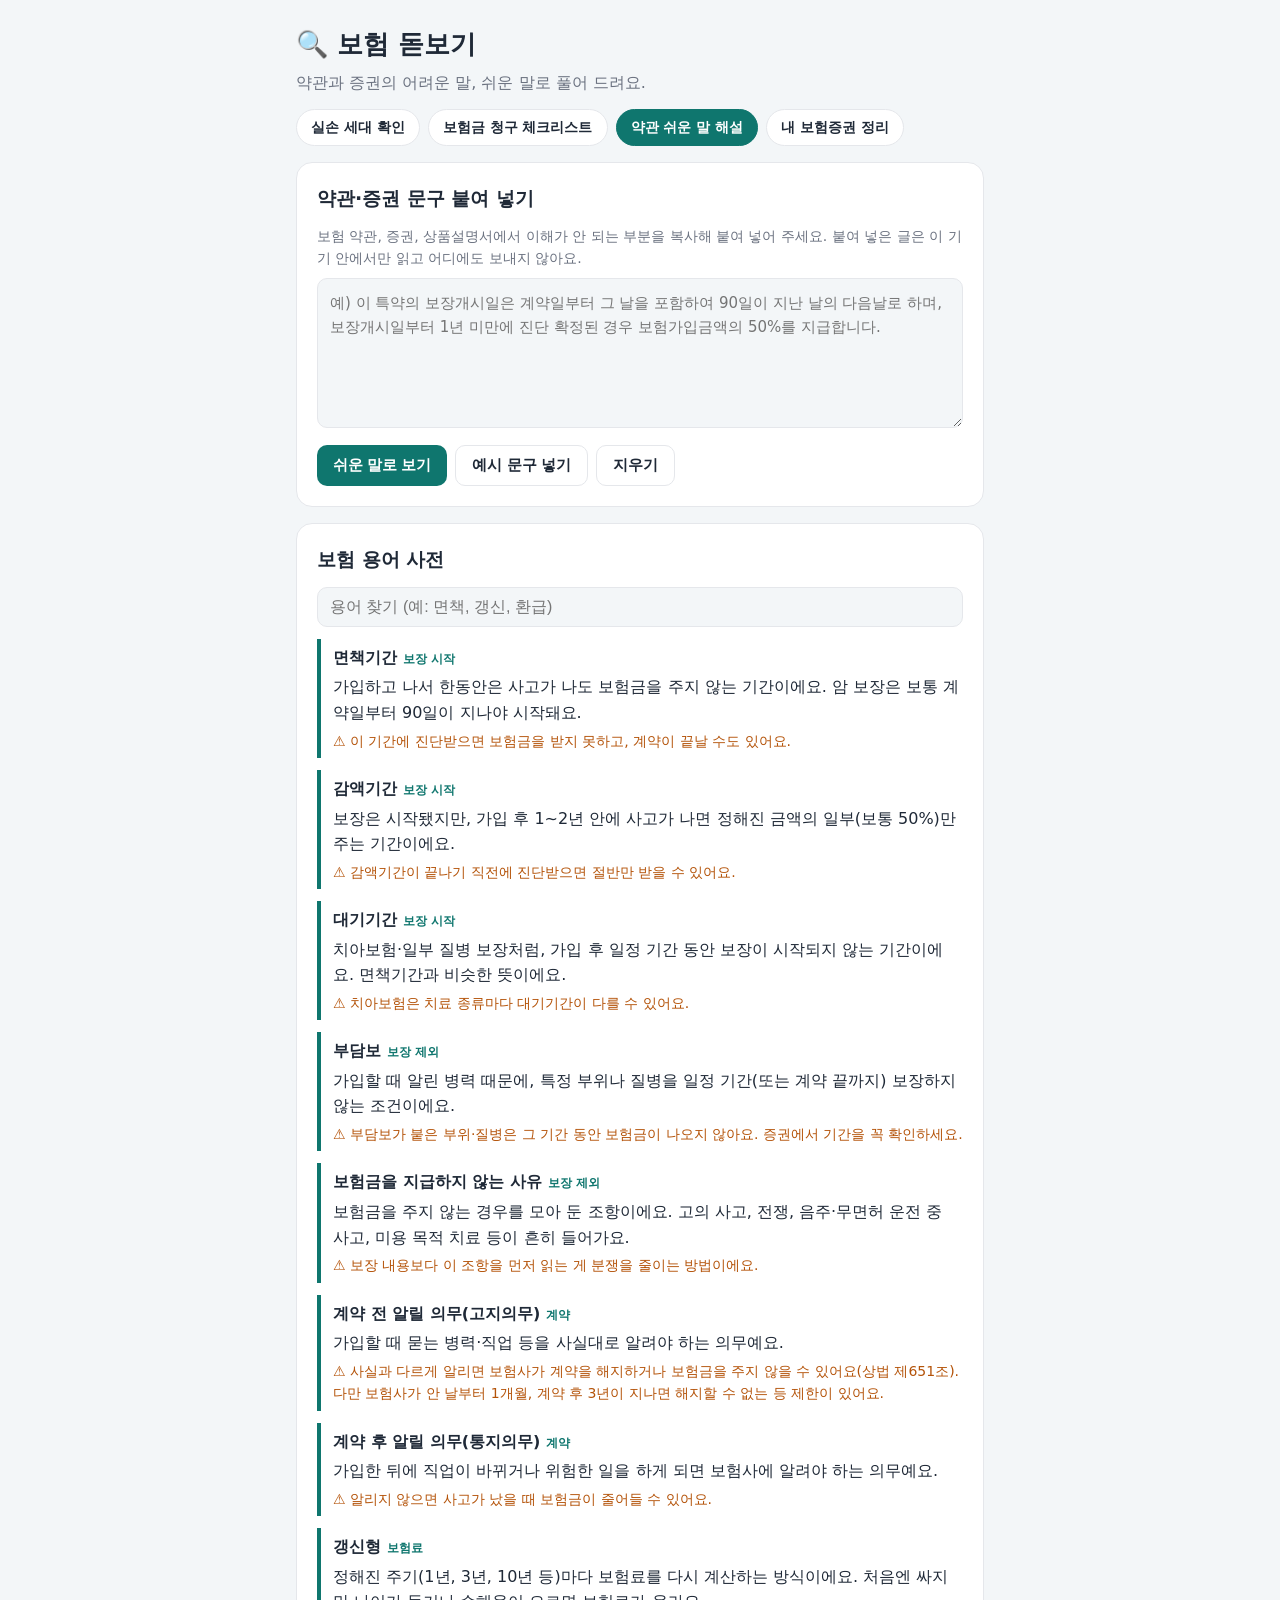
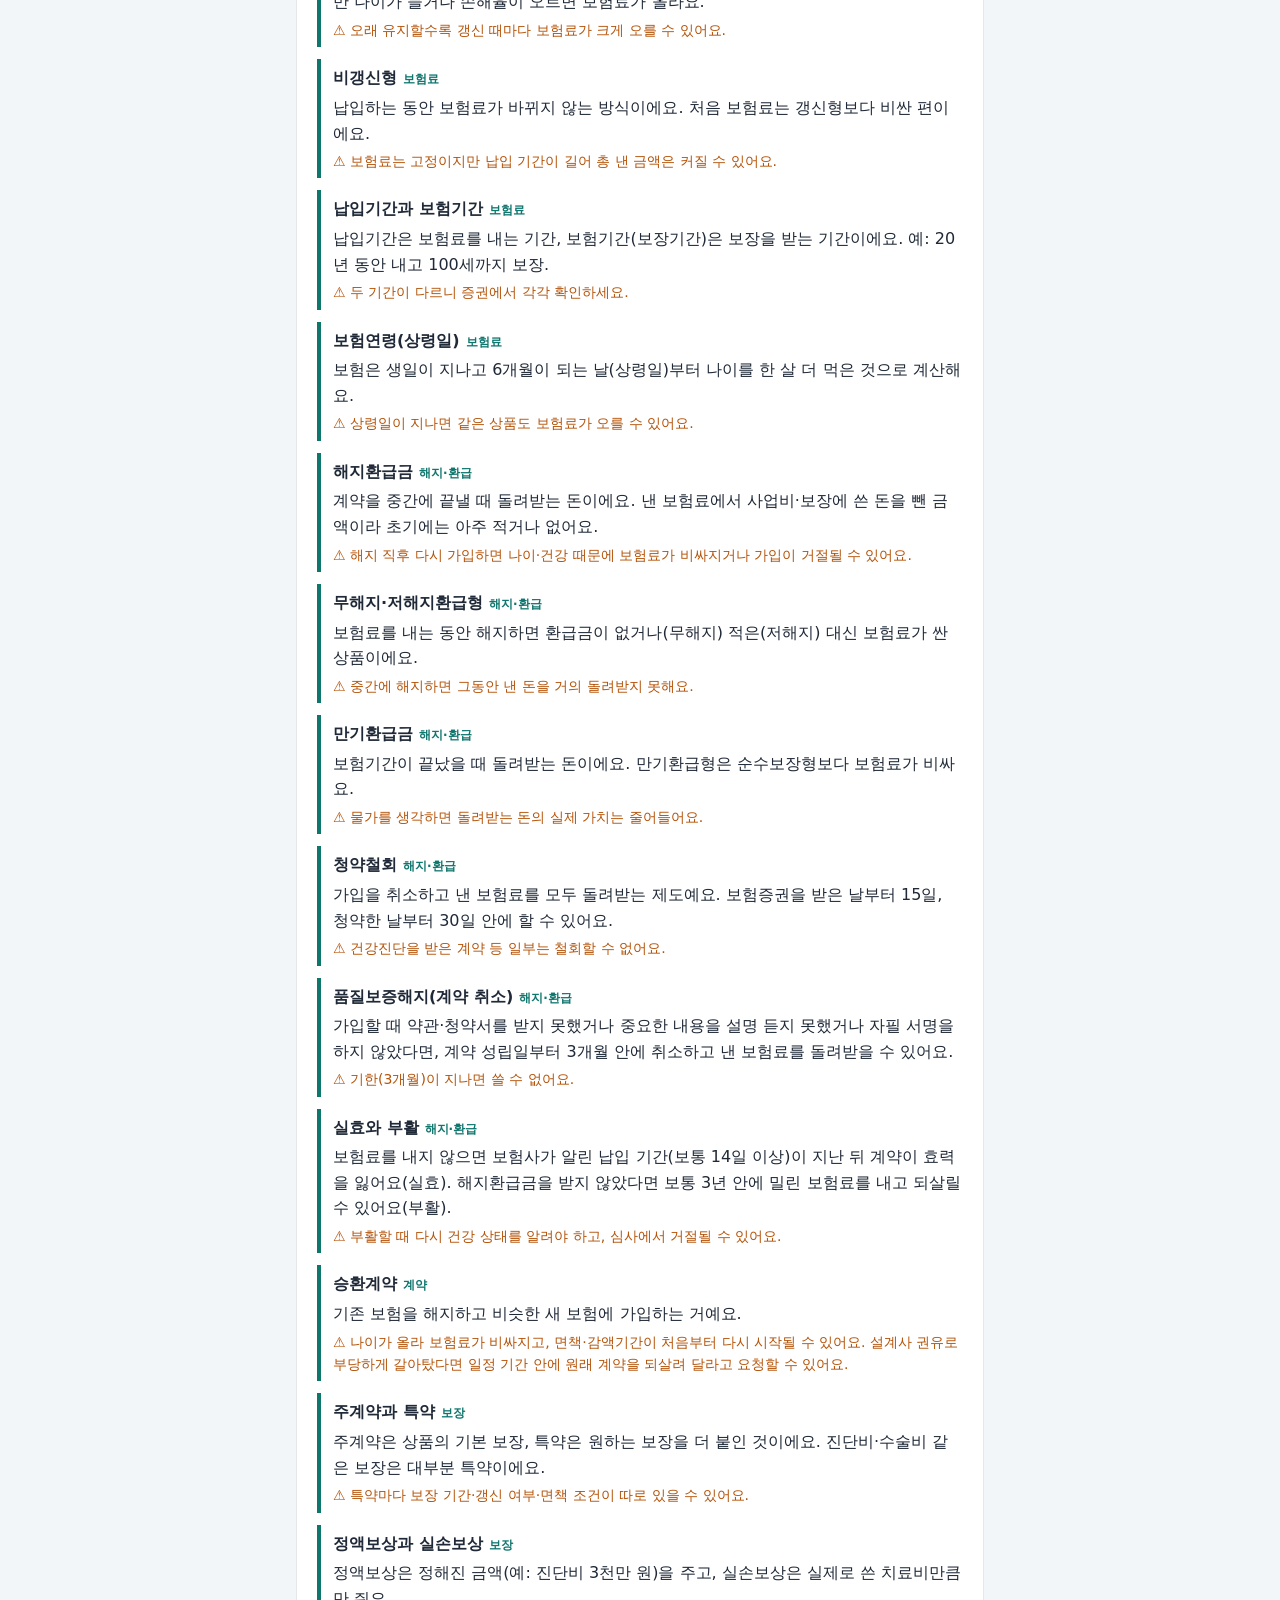
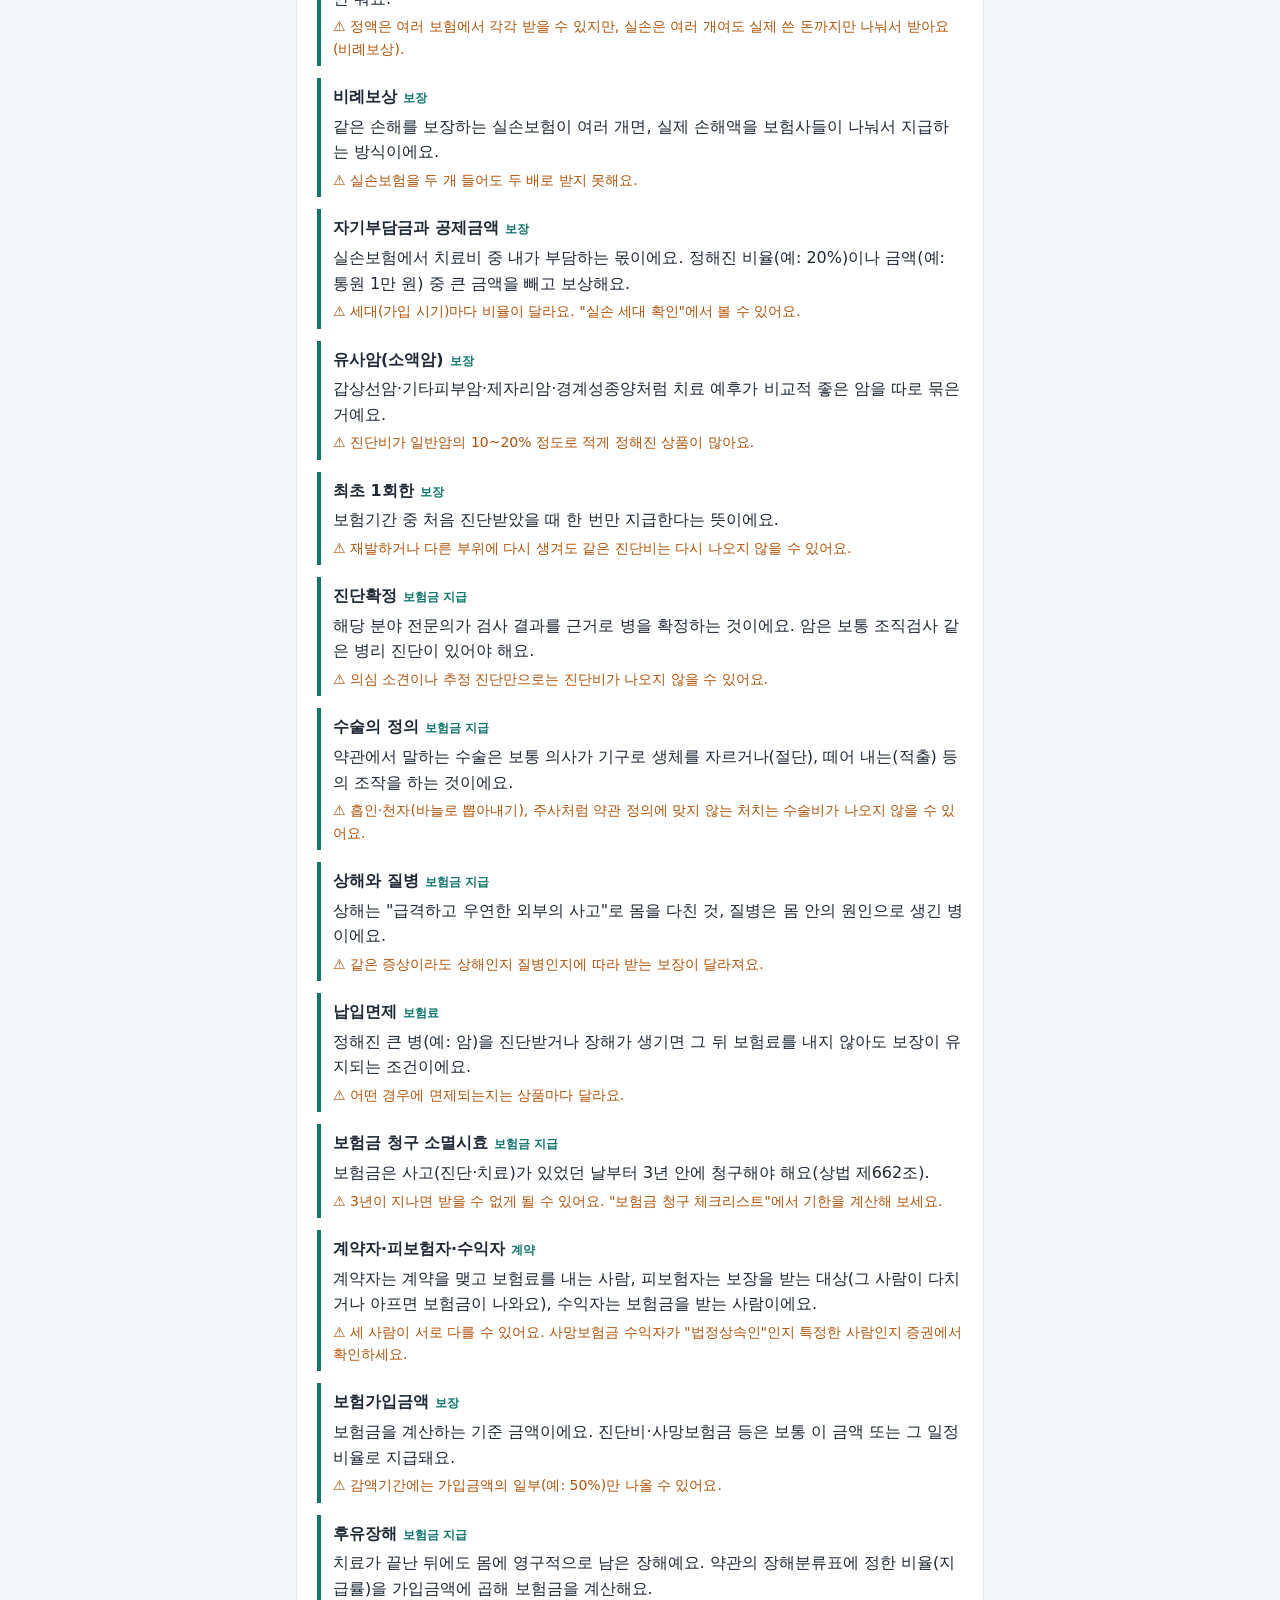
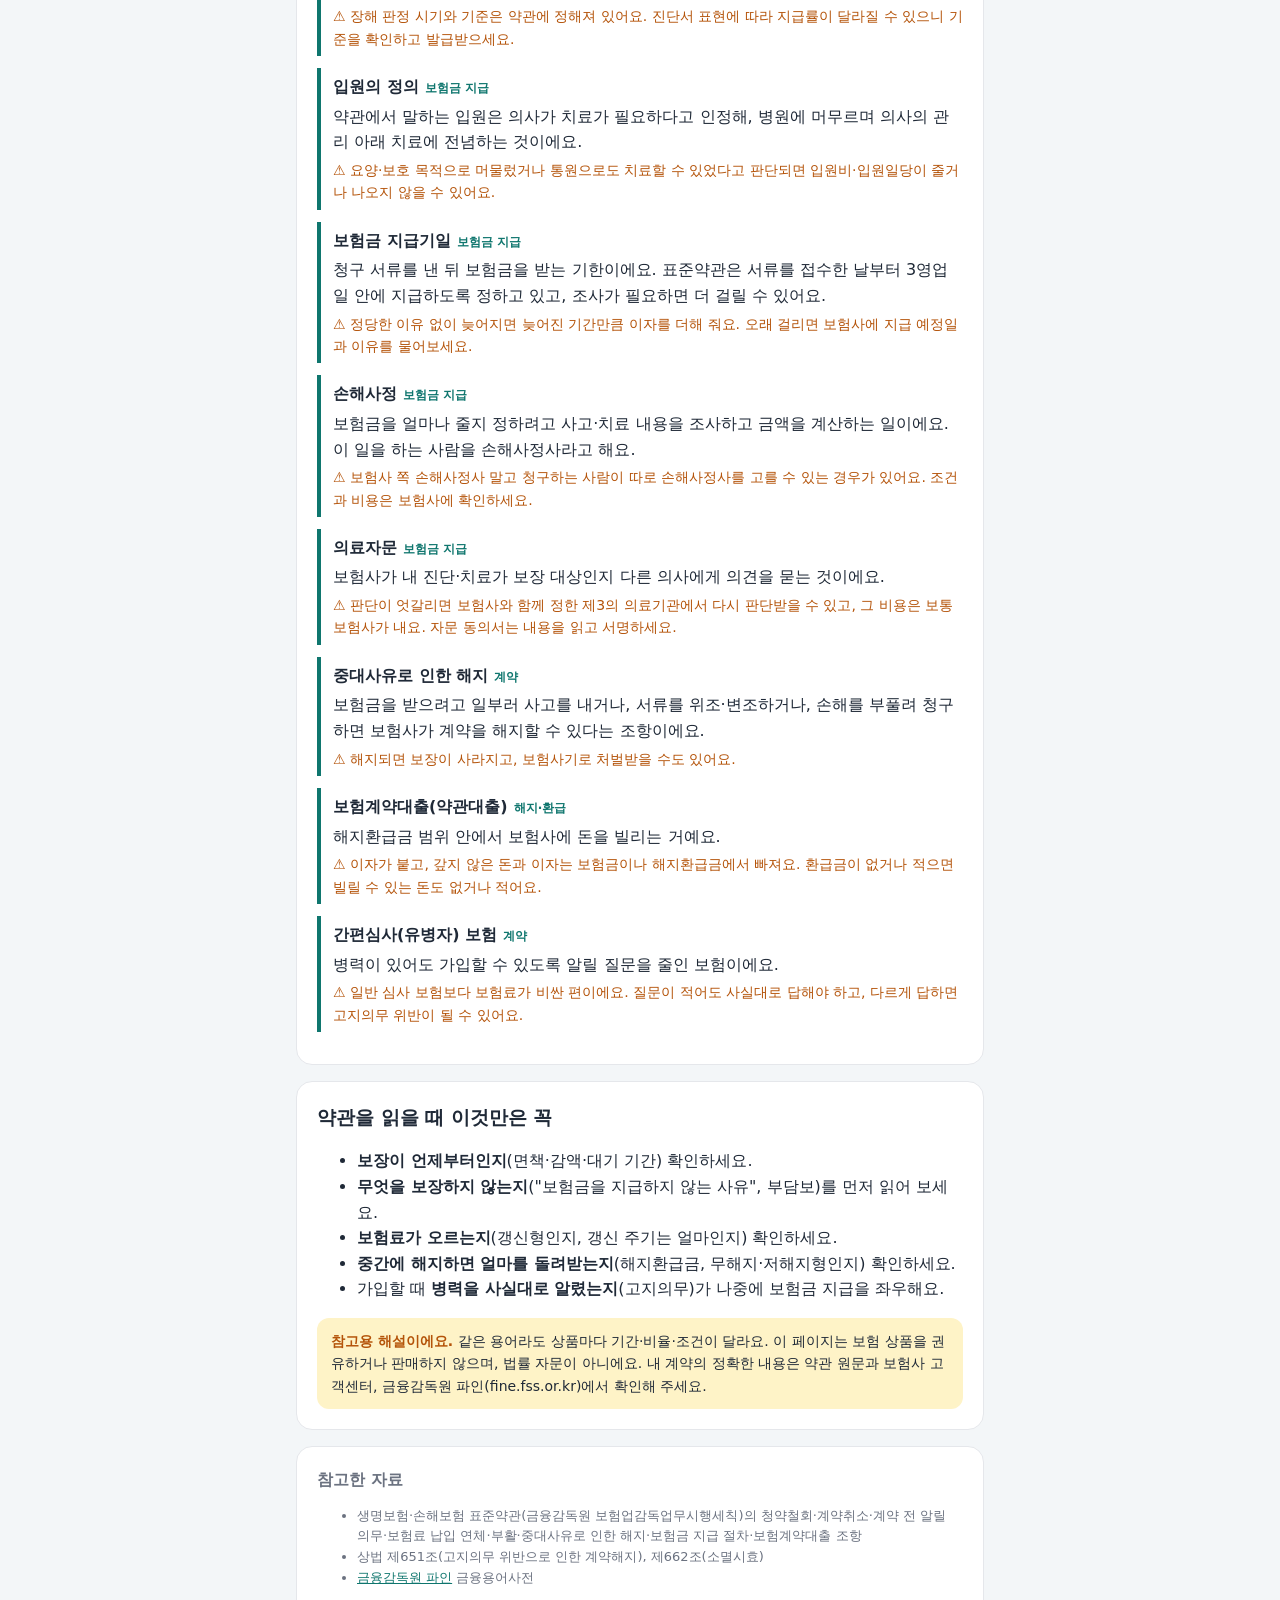
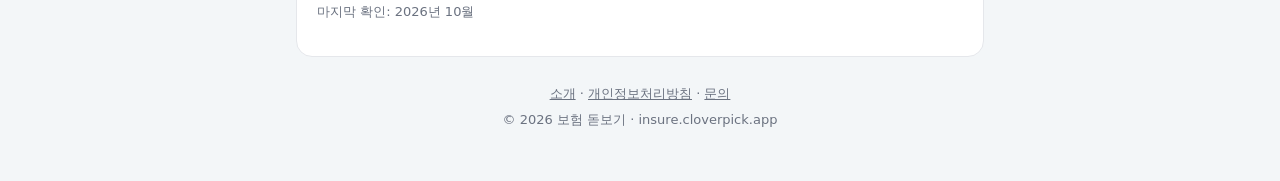
<file: explain.html>
<!DOCTYPE html>
<html lang="ko">
<head>
  <!-- Google tag (gtag.js) -->
  <script async src="https://www.googletagmanager.com/gtag/js?id=G-VRJEDQ2BLV"></script>
  <script>
    window.dataLayer = window.dataLayer || [];
    function gtag(){dataLayer.push(arguments);}
    gtag('js', new Date());

    gtag('config', 'G-VRJEDQ2BLV');
  </script>
  <meta charset="UTF-8">
  <meta name="viewport" content="width=device-width, initial-scale=1.0">
  <title>보험 약관 쉬운 말 해설 - 보험 돋보기</title>
  <meta name="description" content="면책기간, 감액, 부담보, 갱신형, 무해지환급형, 유사암, 고지의무… 보험 약관과 증권의 어려운 말을 붙여 넣으면 쉬운 말로 풀어 드려요.">
  <link rel="canonical" href="https://insure.cloverpick.app/explain">
  <meta property="og:type" content="website">
  <meta property="og:title" content="보험 약관 쉬운 말 해설 - 보험 돋보기">
  <meta property="og:description" content="약관 문구를 붙여 넣으면 놓치기 쉬운 조항을 쉬운 말로 알려 드려요.">
  <meta property="og:url" content="https://insure.cloverpick.app/explain">
  <meta property="og:site_name" content="보험 돋보기">
  <meta property="og:locale" content="ko_KR">
  <meta property="og:image" content="https://insure.cloverpick.app/og-image.png">
  <meta property="og:image:width" content="1200">
  <meta property="og:image:height" content="630">
  <meta name="twitter:card" content="summary_large_image">
  <link rel="icon" href="icon.svg" type="image/svg+xml">
  <link rel="apple-touch-icon" href="apple-touch-icon.png">
  <meta name="theme-color" content="#0f766e">
  <meta name="naver-site-verification" content="30c69223f4f4dc7dbb203eff2e3a5ed525e35046" />
  <meta name="google-adsense-account" content="ca-pub-3330288431208764">
  <script async src="https://pagead2.googlesyndication.com/pagead/js/adsbygoogle.js?client=ca-pub-3330288431208764" crossorigin="anonymous"></script>
  <style>
    :root {
      --bg: #f3f6f8; --card: #ffffff; --text: #1f2937; --muted: #6b7280; --line: #e5e7eb;
      --accent: #0f766e; --accent-soft: #ccfbf1; --warn: #b45309; --warn-soft: #fef3c7; --mark: #fde68a;
    }
    @media (prefers-color-scheme: dark) {
      :root {
        --bg: #0f172a; --card: #1e293b; --text: #f1f5f9; --muted: #94a3b8; --line: #334155;
        --accent: #2dd4bf; --accent-soft: #134e4a; --warn: #fbbf24; --warn-soft: #422006; --mark: #854d0e;
      }
    }
    * { box-sizing: border-box; }
    body { margin: 0; background: var(--bg); color: var(--text); line-height: 1.6;
           font-family: system-ui, -apple-system, "Apple SD Gothic Neo", "Noto Sans KR", "Malgun Gothic", sans-serif; }
    .wrap { max-width: 720px; margin: 0 auto; padding: 24px 16px 48px; }
    header h1 { margin: 0; font-size: 26px; }
    header p { margin: 4px 0 0; color: var(--muted); }
    nav.tools { display: flex; gap: 8px; margin-top: 14px; flex-wrap: wrap; }
    nav.tools a { padding: 6px 14px; border-radius: 999px; border: 1px solid var(--line); background: var(--card);
                  color: var(--text); text-decoration: none; font-size: 14px; font-weight: 600; }
    nav.tools a[aria-current="page"] { background: var(--accent); border-color: var(--accent); color: #fff; }
    @media (prefers-color-scheme: dark) { nav.tools a[aria-current="page"] { color: #042f2e; } }
    .card { background: var(--card); border: 1px solid var(--line); border-radius: 16px; padding: 20px; margin-top: 16px; }
    h2 { margin: 0 0 12px; font-size: 19px; }
    h3 { margin: 18px 0 6px; font-size: 16px; }
    .hint { font-size: 14px; color: var(--muted); margin: 8px 0 0; }
    textarea { width: 100%; min-height: 150px; font: inherit; font-size: 15px; padding: 12px; border-radius: 10px;
               border: 1px solid var(--line); background: var(--bg); color: var(--text); resize: vertical; }
    .row { display: flex; gap: 8px; flex-wrap: wrap; margin-top: 10px; }
    button { font-size: 15px; font-weight: 700; padding: 10px 16px; border-radius: 10px; cursor: pointer; }
    button.main { border: 0; background: var(--accent); color: #fff; }
    button.sub { border: 1px solid var(--line); background: var(--card); color: var(--text); }
    @media (prefers-color-scheme: dark) { button.main { color: #042f2e; } }
    .result[hidden], .empty[hidden] { display: none; }
    .marked { white-space: pre-wrap; background: var(--bg); border-radius: 10px; padding: 12px; font-size: 15px; max-height: 260px; overflow-y: auto; }
    mark { background: var(--mark); color: inherit; border-radius: 3px; padding: 0 2px; }
    .term { border-left: 4px solid var(--accent); padding: 6px 0 6px 12px; margin: 12px 0; }
    .term strong { font-size: 16px; }
    .term .cat { font-size: 12px; font-weight: 700; color: var(--accent); margin-left: 6px; }
    .term p { margin: 4px 0 0; }
    .term .watch { color: var(--warn); font-size: 14px; }
    .term .watch::before { content: "⚠️ "; }
    input[type="search"] { width: 100%; font-size: 16px; padding: 10px 12px; border-radius: 10px;
                           border: 1px solid var(--line); background: var(--bg); color: var(--text); }
    .note { background: var(--warn-soft); border-radius: 12px; padding: 12px 14px; margin-top: 14px; font-size: 14px; }
    .note strong { color: var(--warn); }
    .sources { font-size: 13px; color: var(--muted); }
    .sources a, .card a { color: var(--accent); }
    footer { margin-top: 24px; font-size: 13px; color: var(--muted); text-align: center; line-height: 2; }
    footer a { color: var(--muted); }
  </style>
</head>
<body>
  <div class="wrap">
    <header>
      <h1>🔍 보험 돋보기</h1>
      <p>약관과 증권의 어려운 말, 쉬운 말로 풀어 드려요.</p>
      <nav class="tools" aria-label="도구">
        <a href="./">실손 세대 확인</a>
        <a href="claim">보험금 청구 체크리스트</a>
        <a href="explain" aria-current="page">약관 쉬운 말 해설</a>
        <a href="policy">내 보험증권 정리</a>
      </nav>
    </header>

    <section class="card" aria-labelledby="paste-title">
      <h2 id="paste-title">약관·증권 문구 붙여 넣기</h2>
      <label for="src" class="hint" style="display:block;margin:0 0 8px">보험 약관, 증권, 상품설명서에서 이해가 안 되는 부분을 복사해 붙여 넣어 주세요. 붙여 넣은 글은 이 기기 안에서만 읽고 어디에도 보내지 않아요.</label>
      <textarea id="src" placeholder="예) 이 특약의 보장개시일은 계약일부터 그 날을 포함하여 90일이 지난 날의 다음날로 하며, 보장개시일부터 1년 미만에 진단 확정된 경우 보험가입금액의 50%를 지급합니다."></textarea>
      <div class="row">
        <button type="button" class="main" id="explain-btn">쉬운 말로 보기</button>
        <button type="button" class="sub" id="sample-btn">예시 문구 넣기</button>
        <button type="button" class="sub" id="clear-btn">지우기</button>
      </div>

      <div class="result" id="result" hidden aria-live="polite">
        <h3>찾은 용어 <span id="count"></span></h3>
        <div class="marked" id="marked"></div>
        <div id="found"></div>
      </div>
      <p class="empty hint" id="empty" hidden>아래 용어 사전에 있는 말을 찾지 못했어요. 다른 부분을 붙여 넣거나, 아래 용어 사전에서 직접 찾아보세요.</p>
    </section>

    <section class="card" aria-labelledby="dict-title">
      <h2 id="dict-title">보험 용어 사전</h2>
      <input type="search" id="filter" placeholder="용어 찾기 (예: 면책, 갱신, 환급)" aria-label="용어 찾기">
      <div id="dict"></div>
    </section>

    <section class="card" aria-labelledby="warn-title">
      <h2 id="warn-title">약관을 읽을 때 이것만은 꼭</h2>
      <ul>
        <li><strong>보장이 언제부터인지</strong>(면책·감액·대기 기간) 확인하세요.</li>
        <li><strong>무엇을 보장하지 않는지</strong>("보험금을 지급하지 않는 사유", 부담보)를 먼저 읽어 보세요.</li>
        <li><strong>보험료가 오르는지</strong>(갱신형인지, 갱신 주기는 얼마인지) 확인하세요.</li>
        <li><strong>중간에 해지하면 얼마를 돌려받는지</strong>(해지환급금, 무해지·저해지형인지) 확인하세요.</li>
        <li>가입할 때 <strong>병력을 사실대로 알렸는지</strong>(고지의무)가 나중에 보험금 지급을 좌우해요.</li>
      </ul>
      <div class="note"><strong>참고용 해설이에요.</strong> 같은 용어라도 상품마다 기간·비율·조건이 달라요. 이 페이지는 보험 상품을 권유하거나 판매하지 않으며, 법률 자문이 아니에요. 내 계약의 정확한 내용은 약관 원문과 보험사 고객센터, 금융감독원 파인(fine.fss.or.kr)에서 확인해 주세요.</div>
    </section>

    <section class="card sources" aria-labelledby="src-title">
      <h2 id="src-title" style="font-size:16px">참고한 자료</h2>
      <ul>
        <li>생명보험·손해보험 표준약관(금융감독원 보험업감독업무시행세칙)의 청약철회·계약취소·계약 전 알릴 의무·보험료 납입 연체·부활·중대사유로 인한 해지·보험금 지급 절차·보험계약대출 조항</li>
        <li>상법 제651조(고지의무 위반으로 인한 계약해지), 제662조(소멸시효)</li>
        <li><a href="https://fine.fss.or.kr" rel="noopener">금융감독원 파인</a> 금융용어사전</li>
      </ul>
      <p>마지막 확인: 2026년 10월</p>
    </section>

    <footer><a href="about">소개</a> · <a href="privacy">개인정보처리방침</a> · <a href="mailto:contact@cloverpick.app">문의</a><br>© 2026 보험 돋보기 · insure.cloverpick.app</footer>
  </div>

  <script src="terms.js"></script>
  <script>
    const SAMPLE = '이 특약의 보장개시일은 계약일부터 그 날을 포함하여 90일이 지난 날의 다음날로 하며, 보장개시일부터 1년 미만에 진단확정된 경우 보험가입금액의 50%를 지급합니다. 갑상선암 및 기타피부암은 유사암으로 분류하여 최초 1회한 지급합니다. 이 계약은 갱신형이며 무해지환급형으로, 보험료 납입기간 중 해지하는 경우 해지환급금이 없습니다. 계약 전 알릴 의무를 위반한 경우 회사는 계약을 해지할 수 있습니다.';

    function el(tag, text) { const e = document.createElement(tag); if (text) e.textContent = text; return e; }

    // 붙여 넣은 글에서 찾을 말을 모두 찾아, 처음 나온 순서대로 용어를 보여 주고 글에 형광펜을 칩니다.
    function explain() {
      const text = document.getElementById('src').value;
      const result = document.getElementById('result');
      const empty = document.getElementById('empty');
      if (!text.trim()) { document.getElementById('src').focus(); return; }

      const hits = findTermHits(text);

      if (!hits.length) { result.hidden = true; empty.hidden = false; return; }
      empty.hidden = true;

      const marked = document.getElementById('marked');
      marked.textContent = '';
      let pos = 0;
      for (const h of hits) {
        if (h.start > pos) marked.append(text.slice(pos, h.start));
        const m = el('mark', text.slice(h.start, h.end)); m.title = h.t[0];
        marked.append(m); pos = h.end;
      }
      marked.append(text.slice(pos));

      const order = [];
      for (const h of hits) if (!order.includes(h.t)) order.push(h.t);
      const found = document.getElementById('found');
      found.textContent = '';
      for (const t of order) found.append(termCard(t));
      document.getElementById('count').textContent = `(${order.length}개)`;
      result.hidden = false;
    }

    function renderDict() {
      const q = document.getElementById('filter').value.trim();
      const box = document.getElementById('dict');
      box.textContent = '';
      const list = TERMS.filter(t => !q || t[0].includes(q) || t[1].some(k => k.includes(q)) || t[2].includes(q) || t[3].includes(q));
      if (!list.length) { const p = el('p', '찾는 용어가 없어요. 다른 말로 찾아보세요.'); p.className = 'hint'; box.append(p); return; }
      for (const t of list) box.append(termCard(t));
    }

    document.getElementById('explain-btn').addEventListener('click', explain);
    document.getElementById('sample-btn').addEventListener('click', () => { document.getElementById('src').value = SAMPLE; explain(); });
    document.getElementById('clear-btn').addEventListener('click', () => {
      document.getElementById('src').value = '';
      document.getElementById('result').hidden = true;
      document.getElementById('empty').hidden = true;
    });
    document.getElementById('filter').addEventListener('input', renderDict);
    renderDict();
  </script>
</body>
</html>
</file>
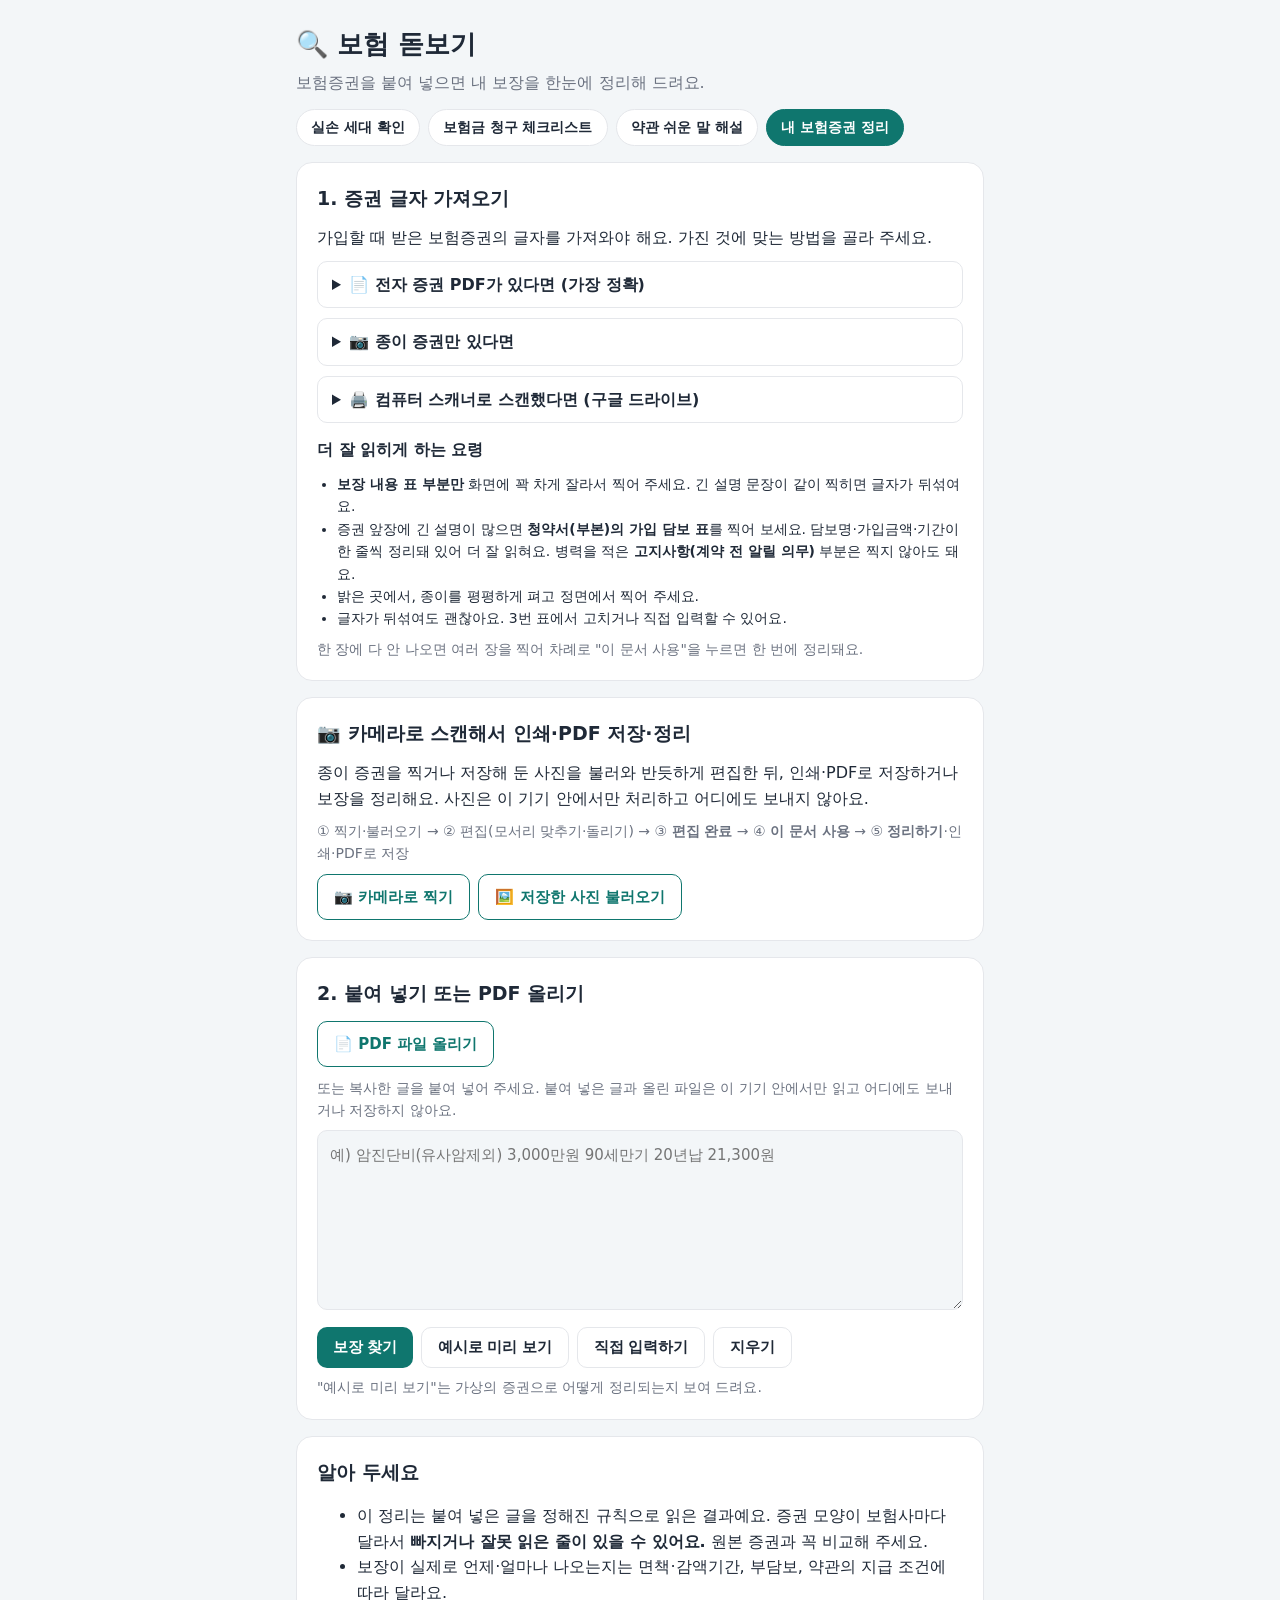
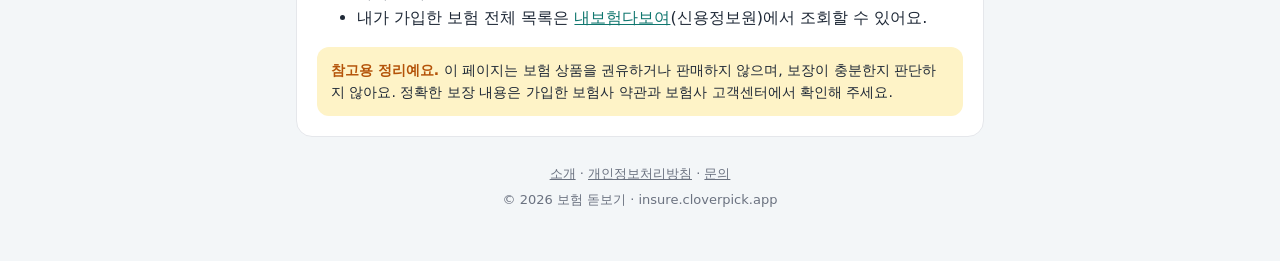
<file: policy.html>
<!DOCTYPE html>
<html lang="ko">
<head>
  <!-- Google tag (gtag.js) -->
  <script async src="https://www.googletagmanager.com/gtag/js?id=G-VRJEDQ2BLV"></script>
  <script>
    window.dataLayer = window.dataLayer || [];
    function gtag(){dataLayer.push(arguments);}
    gtag('js', new Date());

    gtag('config', 'G-VRJEDQ2BLV');
  </script>
  <meta charset="UTF-8">
  <meta name="viewport" content="width=device-width, initial-scale=1.0">
  <title>내 보험증권 정리 - 보험 돋보기</title>
  <meta name="description" content="보험증권 PDF를 올리거나 종이 증권을 휴대폰으로 찍으면, 보장 내용·가입금액·기간을 한눈에 정리하고 갱신형·부담보 같은 확인할 점을 알려 드려요.">
  <link rel="canonical" href="https://insure.cloverpick.app/policy">
  <meta property="og:type" content="website">
  <meta property="og:title" content="내 보험증권 정리 - 보험 돋보기">
  <meta property="og:description" content="증권 PDF를 올리거나 사진을 찍으면 내 보장을 한눈에 정리해 드려요.">
  <meta property="og:url" content="https://insure.cloverpick.app/policy">
  <meta property="og:site_name" content="보험 돋보기">
  <meta property="og:locale" content="ko_KR">
  <meta property="og:image" content="https://insure.cloverpick.app/og-image.png">
  <meta property="og:image:width" content="1200">
  <meta property="og:image:height" content="630">
  <meta name="twitter:card" content="summary_large_image">
  <link rel="icon" href="icon.svg" type="image/svg+xml">
  <link rel="apple-touch-icon" href="apple-touch-icon.png">
  <meta name="theme-color" content="#0f766e">
  <meta name="naver-site-verification" content="30c69223f4f4dc7dbb203eff2e3a5ed525e35046" />
  <meta name="google-adsense-account" content="ca-pub-3330288431208764">
  <script async src="https://pagead2.googlesyndication.com/pagead/js/adsbygoogle.js?client=ca-pub-3330288431208764" crossorigin="anonymous"></script>
  <style>
    :root {
      --bg: #f3f6f8; --card: #ffffff; --text: #1f2937; --muted: #6b7280; --line: #e5e7eb;
      --accent: #0f766e; --accent-soft: #ccfbf1; --warn: #b45309; --warn-soft: #fef3c7; --mark: #fde68a;
    }
    @media (prefers-color-scheme: dark) {
      :root {
        --bg: #0f172a; --card: #1e293b; --text: #f1f5f9; --muted: #94a3b8; --line: #334155;
        --accent: #2dd4bf; --accent-soft: #134e4a; --warn: #fbbf24; --warn-soft: #422006; --mark: #854d0e;
      }
    }
    * { box-sizing: border-box; }
    body { margin: 0; background: var(--bg); color: var(--text); line-height: 1.6;
           font-family: system-ui, -apple-system, "Apple SD Gothic Neo", "Noto Sans KR", "Malgun Gothic", sans-serif; }
    .wrap { max-width: 720px; margin: 0 auto; padding: 24px 16px 48px; }
    header h1 { margin: 0; font-size: 26px; }
    header p { margin: 4px 0 0; color: var(--muted); }
    nav.tools { display: flex; gap: 8px; margin-top: 14px; flex-wrap: wrap; }
    nav.tools a { padding: 6px 14px; border-radius: 999px; border: 1px solid var(--line); background: var(--card);
                  color: var(--text); text-decoration: none; font-size: 14px; font-weight: 600; }
    nav.tools a[aria-current="page"] { background: var(--accent); border-color: var(--accent); color: #fff; }
    @media (prefers-color-scheme: dark) { nav.tools a[aria-current="page"] { color: #042f2e; } }
    .card { background: var(--card); border: 1px solid var(--line); border-radius: 16px; padding: 20px; margin-top: 16px; }
    h2 { margin: 0 0 12px; font-size: 19px; }
    h3 { margin: 20px 0 6px; font-size: 16px; }
    .hint { font-size: 14px; color: var(--muted); margin: 8px 0 0; }
    textarea { width: 100%; min-height: 180px; font: inherit; font-size: 15px; padding: 12px; border-radius: 10px;
               border: 1px solid var(--line); background: var(--bg); color: var(--text); resize: vertical; }
    .row { display: flex; gap: 8px; flex-wrap: wrap; margin-top: 10px; }
    button { font-size: 15px; font-weight: 700; padding: 10px 16px; border-radius: 10px; cursor: pointer; }
    button.main { border: 0; background: var(--accent); color: #fff; }
    button.sub { border: 1px solid var(--line); background: var(--card); color: var(--text); }
    @media (prefers-color-scheme: dark) { button.main { color: #042f2e; } }
    [hidden] { display: none !important; }
    details { border: 1px solid var(--line); border-radius: 10px; padding: 10px 14px; margin-top: 10px; }
    details summary { font-weight: 700; cursor: pointer; }
    details ol { margin: 8px 0 0; padding-left: 20px; }
    dl.info { display: grid; grid-template-columns: auto 1fr; gap: 4px 14px; margin: 0; }
    dl.info dt { color: var(--muted); font-size: 14px; }
    dl.info dd { margin: 0; font-weight: 600; overflow-wrap: anywhere; }
    .group { font-size: 15px; color: var(--accent); margin: 18px 0 4px; }
    .cov { border-bottom: 1px solid var(--line); padding: 8px 0; }
    .cov .top { display: flex; justify-content: space-between; gap: 10px; align-items: baseline; }
    .cov .name { font-weight: 600; overflow-wrap: anywhere; }
    .cov .amt { font-weight: 800; white-space: nowrap; }
    .cov .sub { font-size: 13px; color: var(--muted); margin-top: 2px; }
    .badge { display: inline-block; font-size: 12px; font-weight: 700; padding: 1px 8px; border-radius: 999px;
             background: var(--warn-soft); color: var(--warn); margin: 2px 4px 0 0; }
    .badge.ok { background: var(--accent-soft); color: var(--accent); }
    .erow { display: grid; grid-template-columns: 1fr 1fr auto; gap: 6px; padding: 10px 0; border-bottom: 1px solid var(--line); }
    .erow .nm { grid-column: 1 / -1; }
    .erow input { width: 100%; min-width: 0; font: inherit; font-size: 16px; padding: 8px 10px; border-radius: 8px;
                  border: 1px solid var(--line); background: var(--bg); color: var(--text); }
    .erow input.nm { font-weight: 600; }
    .erow button { padding: 8px 10px; font-size: 14px; }
    .filebtn { display: inline-block; font-size: 15px; font-weight: 700; padding: 10px 16px; border-radius: 10px; cursor: pointer;
               border: 1px solid var(--accent); color: var(--accent); background: var(--card); }
    #pw-row input { flex: 1; min-width: 0; font-size: 16px; padding: 8px 10px; border-radius: 8px;
                    border: 1px solid var(--line); background: var(--bg); color: var(--text); }
    #crop-canvas { display: block; margin: 8px auto 0; touch-action: none; border-radius: 8px; }
    #flat-canvas { display: block; width: 100%; height: auto; margin-top: 10px; border: 1px solid var(--line); border-radius: 8px; background: #fff; }
    button[aria-pressed="true"] { border-color: var(--accent); color: var(--accent); }
    .pages { display: flex; gap: 10px; flex-wrap: wrap; }
    .pages figure { position: relative; margin: 0; width: 84px; }
    .pages img { display: block; width: 100%; border: 1px solid var(--line); border-radius: 6px; background: #fff; }
    .pages figcaption { font-size: 12px; color: var(--muted); text-align: center; }
    .pages button { position: absolute; top: -8px; right: -8px; width: 26px; height: 26px; padding: 0; border-radius: 50%;
                    border: 1px solid var(--line); background: var(--card); color: var(--text); font-size: 13px; }
    #print-area { display: none; }
    @media print {
      body > *:not(#print-area) { display: none !important; }
      body { background: #fff; }
      #print-area { display: block; }
      #print-area img { display: block; width: 100%; height: auto; max-height: 270mm; object-fit: contain; break-after: page; }
      @page { margin: 10mm; }
    }
    ul.tips { margin: 10px 0 0; padding-left: 20px; font-size: 14px; }
    ul.check { padding-left: 20px; margin: 6px 0 0; }
    ul.check li { margin: 6px 0; }
    .term { border-left: 4px solid var(--accent); padding: 6px 0 6px 12px; margin: 12px 0; }
    .term strong { font-size: 16px; }
    .term .cat { font-size: 12px; font-weight: 700; color: var(--accent); margin-left: 6px; }
    .term p { margin: 4px 0 0; }
    .term .watch { color: var(--warn); font-size: 14px; }
    .term .watch::before { content: "⚠️ "; }
    .note { background: var(--warn-soft); border-radius: 12px; padding: 12px 14px; margin-top: 14px; font-size: 14px; }
    .note strong { color: var(--warn); }
    .sources { font-size: 13px; color: var(--muted); }
    .card a { color: var(--accent); }
    footer { margin-top: 24px; font-size: 13px; color: var(--muted); text-align: center; line-height: 2; }
    footer a { color: var(--muted); }
  </style>
</head>
<body>
  <div class="wrap">
    <header>
      <h1>🔍 보험 돋보기</h1>
      <p>보험증권을 붙여 넣으면 내 보장을 한눈에 정리해 드려요.</p>
      <nav class="tools" aria-label="도구">
        <a href="./">실손 세대 확인</a>
        <a href="claim">보험금 청구 체크리스트</a>
        <a href="explain">약관 쉬운 말 해설</a>
        <a href="policy" aria-current="page">내 보험증권 정리</a>
      </nav>
    </header>

    <section class="card" aria-labelledby="how-title">
      <h2 id="how-title">1. 증권 글자 가져오기</h2>
      <p style="margin:0">가입할 때 받은 보험증권의 글자를 가져와야 해요. 가진 것에 맞는 방법을 골라 주세요.</p>
      <details>
        <summary>📄 전자 증권 PDF가 있다면 (가장 정확)</summary>
        <ol>
          <li>보험사 앱·홈페이지에서 증권을 PDF로 받거나, 이메일로 받은 증권 PDF를 준비해요.</li>
          <li>아래 2번의 <strong>PDF 파일 올리기</strong>를 눌러 파일을 고르면 글자를 바로 읽어요.</li>
          <li>비밀번호가 걸린 PDF(보통 생년월일)는 비밀번호를 넣으면 열려요. 비밀번호와 파일은 이 기기 안에서만 써요.</li>
        </ol>
      </details>
      <details>
        <summary>📷 종이 증권만 있다면</summary>
        <p style="margin:8px 0 0">바로 아래 <strong>"카메라로 스캔"</strong> 칸에서 증권을 찍거나 저장해 둔 사진을 불러와 편집한 뒤 <strong>정리하기</strong>를 누르면 돼요. 찍을 때는 아래 "더 잘 읽히게 하는 요령"을 지켜 주세요.</p>
        <p style="margin:6px 0 0">💡 증권 앞장보다 <strong>청약서(부본)의 가입 담보 표</strong>가 더 깔끔하게 정리돼 있는 경우가 많아요. 그 표를 찍으면 더 정확해요.</p>
      </details>
      <details>
        <summary>🖨️ 컴퓨터 스캐너로 스캔했다면 (구글 드라이브)</summary>
        <ol>
          <li>스캔한 PDF나 사진 파일을 <strong>구글 드라이브</strong>에 올려요.</li>
          <li>파일을 마우스 오른쪽 버튼으로 누르고 <strong>연결 앱 → Google 문서</strong>를 골라요. 사진 속 글자가 문서로 바뀌어요.</li>
          <li>바뀐 글을 복사해 아래 칸에 붙여 넣어요. 파일이 너무 크면 안 될 수 있어서, 보장 내용이 있는 장만 올리는 게 좋아요.</li>
        </ol>
        <p class="hint">스캐너로 만든 PDF는 글자가 아닌 그림이에요. 아래 "PDF 파일 올리기"로 올리면 이 기기가 바로 글자를 읽어 보지만, 이 방법이 더 정확할 때가 많아요.</p>
      </details>
      <p style="margin:14px 0 0;font-weight:700">더 잘 읽히게 하는 요령</p>
      <ul class="tips">
        <li><strong>보장 내용 표 부분만</strong> 화면에 꽉 차게 잘라서 찍어 주세요. 긴 설명 문장이 같이 찍히면 글자가 뒤섞여요.</li>
        <li>증권 앞장에 긴 설명이 많으면 <strong>청약서(부본)의 가입 담보 표</strong>를 찍어 보세요. 담보명·가입금액·기간이 한 줄씩 정리돼 있어 더 잘 읽혀요. 병력을 적은 <strong>고지사항(계약 전 알릴 의무)</strong> 부분은 찍지 않아도 돼요.</li>
        <li>밝은 곳에서, 종이를 평평하게 펴고 정면에서 찍어 주세요.</li>
        <li>글자가 뒤섞여도 괜찮아요. 3번 표에서 고치거나 직접 입력할 수 있어요.</li>
      </ul>
      <p class="hint">한 장에 다 안 나오면 여러 장을 찍어 차례로 "이 문서 사용"을 누르면 한 번에 정리돼요.</p>
    </section>

    <section class="card" aria-labelledby="scan-title">
      <h2 id="scan-title">📷 카메라로 스캔해서 인쇄·PDF 저장·정리</h2>
      <p style="margin:0">종이 증권을 찍거나 저장해 둔 사진을 불러와 반듯하게 편집한 뒤, 인쇄·PDF로 저장하거나 보장을 정리해요. 사진은 이 기기 안에서만 처리하고 어디에도 보내지 않아요.</p>
      <p class="hint">① 찍기·불러오기 → ② 편집(모서리 맞추기·돌리기) → ③ <strong>편집 완료</strong> → ④ <strong>이 문서 사용</strong> → ⑤ <strong>정리하기</strong>·인쇄·PDF로 저장</p>
      <div class="row">
        <label class="filebtn" for="cam">📷 카메라로 찍기</label>
        <input type="file" id="cam" accept="image/*" capture="environment" hidden>
        <label class="filebtn" for="pick">🖼️ 저장한 사진 불러오기</label>
        <input type="file" id="pick" accept="image/*" hidden>
      </div>
      <p class="hint" id="scan-msg" hidden></p>

      <div id="crop" hidden>
        <h3>편집</h3>
        <p class="hint">네 모서리의 동그라미를 손가락으로 끌어 <strong>종이 모서리</strong>에 맞춰 주세요. 사진이 누워 있으면 <strong>돌리기</strong>로 글자가 바로 보이게 돌려 두세요. 돌려 두면 정리하기가 더 빠르고 정확해요.</p>
        <canvas id="crop-canvas" aria-label="편집 화면: 네 모서리 맞추기"></canvas>
        <div class="row">
          <button type="button" class="sub" id="rotate-btn">↻ 돌리기</button>
          <button type="button" class="sub" id="corner-btn">원위치</button>
          <button type="button" class="main" id="flat-btn">편집 완료</button>
        </div>
      </div>

      <div id="flat" hidden>
        <div class="row" role="group" aria-label="보기 방식">
          <button type="button" class="sub" id="mode-bw" aria-pressed="true">흑백 선명</button>
          <button type="button" class="sub" id="mode-color" aria-pressed="false">컬러</button>
        </div>
        <canvas id="flat-canvas" aria-label="편집한 문서"></canvas>
        <div class="row">
          <button type="button" class="main" id="keep-btn">이 문서 사용</button>
          <button type="button" class="sub" id="recrop-btn">다시 편집</button>
        </div>
      </div>

      <div id="pages-box" hidden>
        <h3>사용 문서 <span id="page-count"></span></h3>
        <div class="pages" id="pages"></div>
        <div class="row">
          <button type="button" class="main" id="ocr-scan-btn">정리하기</button>
          <button type="button" class="sub" id="print-btn">🖨️ 인쇄</button>
          <button type="button" class="sub" id="save-btn">PDF로 저장</button>
        </div>
        <p class="hint"><strong>정리하기</strong>를 누르면 사용 문서에서 이 기기가 직접 글자를 읽어 보장을 정리해 줘요. 처음 한 번은 한국어 인식 자료(약 3MB)를 내려받느라 시간이 걸려요. 여러 장이면 찍기·불러오기를 다시 해서 "이 문서 사용"을 누르면 한 번에 정리·저장돼요.</p>
      </div>
    </section>

    <section class="card" aria-labelledby="paste-title">
      <h2 id="paste-title">2. 붙여 넣기 또는 PDF 올리기</h2>
      <div class="row" style="margin:0 0 10px">
        <label class="filebtn" for="pdf">📄 PDF 파일 올리기</label>
        <input type="file" id="pdf" accept="application/pdf,.pdf" hidden>
      </div>
      <p class="hint" id="pdf-msg" hidden></p>
      <div class="row" id="ocr-pdf-row" hidden>
        <button type="button" class="sub" id="ocr-pdf-btn">🔍 다시 읽기</button>
      </div>
      <div class="row" id="pw-row" hidden>
        <input type="password" id="pw" placeholder="PDF 비밀번호" aria-label="PDF 비밀번호" autocomplete="off">
        <button type="button" class="sub" id="pw-btn">열기</button>
      </div>
      <label for="src" class="hint" style="display:block;margin:10px 0 8px">또는 복사한 글을 붙여 넣어 주세요. 붙여 넣은 글과 올린 파일은 이 기기 안에서만 읽고 어디에도 보내거나 저장하지 않아요.</label>
      <textarea id="src" placeholder="예) 암진단비(유사암제외) 3,000만원 90세만기 20년납 21,300원"></textarea>
      <div class="row">
        <button type="button" class="main" id="run-btn">보장 찾기</button>
        <button type="button" class="sub" id="sample-btn">예시로 미리 보기</button>
        <button type="button" class="sub" id="manual-btn">직접 입력하기</button>
        <button type="button" class="sub" id="clear-btn">지우기</button>
      </div>
      <p class="hint">"예시로 미리 보기"는 가상의 증권으로 어떻게 정리되는지 보여 드려요.</p>
    </section>

    <section class="card" id="edit-card" aria-labelledby="edit-title" hidden>
      <h2 id="edit-title">3. 확인하고 고치기</h2>
      <p class="hint" style="margin-top:0" id="edit-msg"></p>
      <p class="hint">원본 증권을 보면서 <strong>틀린 이름·금액은 고치고</strong>, 엉뚱한 줄은 <strong>삭제</strong>, 빠진 보장은 <strong>줄 추가</strong>로 넣어 주세요. 보장 이름 칸을 누르면 자주 쓰는 이름이 나와요. 고치는 대로 아래 정리에 바로 반영돼요.</p>
      <div id="rows"></div>
      <datalist id="cov-names"></datalist>
      <div class="row">
        <button type="button" class="sub" id="add-btn">+ 줄 추가</button>
        <button type="button" class="main" id="view-btn">정리 결과 보기</button>
      </div>
    </section>

    <div id="result" hidden aria-live="polite">
      <section class="card" id="info-card" aria-labelledby="info-title">
        <h2 id="info-title">계약 정보</h2>
        <dl class="info" id="info"></dl>
      </section>

      <section class="card" aria-labelledby="cov-title">
        <h2 id="cov-title">보장 정리 <span id="cov-count"></span></h2>
        <p class="hint" style="margin-top:0">오른쪽 금액은 보험금 기준이 되는 <strong>가입금액</strong>이에요. 기간·보험료 같은 메모는 아래 작은 글씨로 보여 드려요.</p>
        <div id="covs"></div>
      </section>

      <section class="card" aria-labelledby="check-title">
        <h2 id="check-title">확인해 볼 점</h2>
        <ul class="check" id="checks"></ul>
      </section>

      <section class="card" id="terms-card" aria-labelledby="terms-title">
        <h2 id="terms-title">이 증권에 나온 용어</h2>
        <div id="terms"></div>
      </section>
    </div>

    <section class="card" aria-labelledby="warn-title">
      <h2 id="warn-title">알아 두세요</h2>
      <ul>
        <li>이 정리는 붙여 넣은 글을 정해진 규칙으로 읽은 결과예요. 증권 모양이 보험사마다 달라서 <strong>빠지거나 잘못 읽은 줄이 있을 수 있어요.</strong> 원본 증권과 꼭 비교해 주세요.</li>
        <li>보장이 실제로 언제·얼마나 나오는지는 면책·감액기간, 부담보, 약관의 지급 조건에 따라 달라요.</li>
        <li>내가 가입한 보험 전체 목록은 <a href="https://cont.insure.or.kr" rel="noopener">내보험다보여</a>(신용정보원)에서 조회할 수 있어요.</li>
      </ul>
      <div class="note"><strong>참고용 정리예요.</strong> 이 페이지는 보험 상품을 권유하거나 판매하지 않으며, 보장이 충분한지 판단하지 않아요. 정확한 보장 내용은 가입한 보험사 약관과 보험사 고객센터에서 확인해 주세요.</div>
    </section>

    <footer><a href="about">소개</a> · <a href="privacy">개인정보처리방침</a> · <a href="mailto:contact@cloverpick.app">문의</a><br>© 2026 보험 돋보기 · insure.cloverpick.app</footer>
  </div>

  <div id="print-area" aria-hidden="true"></div>

  <script src="terms.js"></script>
  <script>
    // 예시 증권(가상의 상품). 글자 인식처럼 보장 이름과 금액이 다른 줄로 나뉜 경우도 넣었습니다.
    const SAMPLE = [
      '상품명 (예시) 무배당 OO건강보험',
      '계약일 2022.04.11',
      '보험기간 2022.04.11 ~ 2082.04.11 (90세만기)',
      '납입기간 20년납  납입주기 월납',
      '합계보험료 68,500원',
      '가입담보  가입금액  보험기간  보험료',
      '기본계약 상해사망 1,000만원 90세만기 20년납 1,200원',
      '질병사망 1,000만원 80세만기 20년납 9,800원',
      '암진단비(유사암제외)',
      '3,000만원 90세만기 20년납 21,300원',
      '유사암진단비 600만원 90세만기 20년납 1,500원',
      '뇌혈관질환진단비 1,000만원 90세만기 20년납 6,100원',
      '허혈성심장질환진단비 1,000만원 90세만기 20년납 5,400원',
      '[갱신형] 질병수술비 30만원 10년갱신 4,200원',
      '상해수술비 30만원 90세만기 20년납 900원',
      '[갱신형] 질병입원일당(1일이상) 3만원 3년갱신 7,800원',
      '상해후유장해(3~100%) 1,000만원 90세만기 20년납 1,100원',
      '골절진단비(치아파절제외) 20만원 90세만기 20년납 2,400원',
      '[갱신형] 질병입원의료비(실손) 5,000만원 1년갱신 5,600원',
      '가족일상생활중배상책임 1억원 3년갱신 900원',
      '※ 이 계약은 납입기간 중 해지환급금이 없는 무해지환급형입니다.',
      '특정부위 부담보: 위(胃) 5년'
    ].join('\n');

    // 금액: "3,000만원", "1억 5천만원", "25,400원", "3만"(원 없이 만·억이 붙은 것)
    const AMOUNT = /\d[\d,]*(?:\.\d+)?(?:\s*(?:억|천만|천|백만|백|만)(?:\s*\d[\d,]*)?)*\s*원|\d[\d,]*(?:\.\d+)?(?:\s*(?:억|천만|천|백만|만)(?:\s*\d[\d,]*)?)+/g;
    const DATE = /\d{4}\s*[.\-/년]\s*\d{1,2}\s*[.\-/월]\s*\d{1,2}\s*일?/g;
    const PERIOD = /\d+\s*년\s*\/\s*\d+\s*(?:세|년)|\d+\s*세\s*만기|\d+\s*세|\d+\s*년\s*만기|\d+\s*년\s*갱신|\d+\s*년\s*납|전기납|종신/g;
    // 보장이 아닌 줄(합계·계약 정보 등)
    const NOT_COVERAGE = /합계|총\s*보험료|보험료\s*합계|월\s*보험료|납입\s*보험료|^보험료$|적립|환급|할인|계약자|피보험자|수익자|보험기간|납입기간|납입주기|계약일|청약일|증권번호|상품명|^가입금액$/;
    // 이름만 있고 금액이 다음 줄로 넘어간 보장을 알아보는 말
    const COVERAGE_WORD = /사망|진단|수술|입원|일당|통원|외래|처방|조제|영상|MRI|치료|주사|도수|급여|장해|의료비|실손|골절|화상|배상|벌금|변호사|위로금|간병|항암|방사선|응급|깁스|암|뇌|심장|치아|납입면제/;
    // 보장 설명 문장·안내문(이런 줄 속 금액은 가입금액이 아닙니다)
    const SENTENCE = /%와|%의|중\s*큰|님이|지급합니다|지급되는|보험금을|최고한도|한도는|한도로|공제금액|차감|합계액|부담한|발생하면|이내에서|입니다|합니다|따릅니다|증권은|계약체결|고객상담|담당자|발행/;
    // 확인하고 고치기 표의 보장 이름 추천 목록
    const NAMES = ['상해사망', '질병사망', '일반암진단비', '유사암진단비', '뇌혈관질환진단비', '뇌졸중진단비', '뇌출혈진단비',
      '허혈성심장질환진단비', '급성심근경색진단비', '암수술비', '질병수술비', '상해수술비', '질병입원일당', '상해입원일당',
      '상해후유장해', '질병후유장해', '골절진단비', '깁스치료비', '상해입원의료비(실손)', '상해통원의료비-외래(실손)',
      '상해통원의료비-처방조제(실손)', '질병입원의료비(실손)', '질병통원의료비-외래(실손)', '질병통원의료비-처방조제(실손)',
      '비급여 MRI·영상진단의료비(실손)', '비급여 도수·체외충격파·증식치료(실손)', '비급여 주사료(실손)',
      '상해급여 실손의료비', '질병급여 실손의료비', '상해비급여 실손의료비', '질병비급여 실손의료비',
      '중증 비급여 실손의료비', '비중증 비급여 실손의료비', '일상생활배상책임', '운전자 벌금', '교통사고처리지원금', '변호사선임비용', '보험료 납입면제'];

    // [분류 이름, 해당하는 말]. 위에서부터 먼저 맞는 분류에 넣습니다.
    const GROUPS = [
      ['실손의료비', /의료비|실손|도수|체외충격파|증식치료|주사료/],
      ['사망', /사망/],
      ['후유장해', /장해/],
      ['진단', /진단/],
      ['수술', /수술/],
      ['입원', /입원/],
      ['통원·치료', /통원|외래|처방|조제|치료|항암|방사선|응급|깁스/],
      ['배상·법률 비용', /배상|벌금|변호사|형사|합의/],
      ['기타', /./]
    ];

    // 계약 정보: [보여 줄 이름, 찾을 말]
    const INFO = [
      ['상품명', /상품명/],
      ['계약일', /계약일자|계약일|청약일|가입일/],
      ['보험기간', /보험기간/],
      ['납입기간', /납입기간/],
      ['납입주기', /납입주기|납입방법/],
      ['보험료', /합계\s*보험료|월\s*보험료|총\s*보험료|보험료\s*합계|납입\s*보험료/]
    ];
    const INFO_ANY = new RegExp(INFO.map(i => i[1].source).join('|'), 'g');

    function el(tag, text, cls) { const e = document.createElement(tag); if (text) e.textContent = text; if (cls) e.className = cls; return e; }
    const tidy = s => s.replace(/\s+/g, ' ').trim();

    // 줄에서 금액·날짜·기간을 빼고 남은 보장 이름
    function nameOf(line) {
      return tidy(line.replace(DATE, ' ').replace(AMOUNT, ' ').replace(PERIOD, ' ')
        .replace(/\[(?:비?갱신형?)\]|\(?비?갱신형\)?/g, ' ')
        .replace(/기본계약|선택계약|주계약|의무부가|월납|연납|일시납/g, ' ')
        .replace(/^[\s\d.)\]①-⑳·•*\-|_ㅣ!:;,，、'"`~]+/, '').replace(/^\([^)]{1,6}\)\s*/, '') // "(특약형)" 같은 앞 괄호
        .replace(/\(\s*[|!ㅣ\s]*\)/g, ' ').replace(/[\s|:：\-]+$/, ''));
    }

    // 실손 보장의 표준 이름(청약서·증권에 흔히 쓰는 이름). 글자 인식으로 틀린 이름을 여기에 맞춥니다.
    const SILSON_NAMES = ['상해입원의료비', '상해외래의료비', '상해약제의료비', '상해통원의료비', '질병입원의료비', '질병외래의료비',
      '질병약제의료비', '질병통원의료비', '비급여도수치료·체외충격파치료·증식치료의료비', '비급여주사료의료비',
      '비급여자기공명영상진단의료비', '상해급여의료비', '상해비급여의료비', '질병급여의료비', '질병비급여의료비'];
    const hangul = s => s.replace(/[^가-힣]/g, '');

    // 한글을 자음·모음으로 쪼갭니다. "인운"과 "입원"처럼 모양이 비슷한 글자 틀림을 글자 통째보다 너그럽게 비교하려고요.
    function jamo(s) {
      const out = [];
      for (const ch of s) {
        const c = ch.charCodeAt(0) - 0xAC00;
        if (c < 0 || c >= 11172) continue;
        out.push('c' + Math.floor(c / 588), 'v' + Math.floor(c % 588 / 28));
        if (c % 28) out.push('j' + c % 28);
      }
      return out;
    }

    // 자음·모음 단위 편집 거리로 본 닮은 정도(0~1)
    function similar(a, b) {
      const x = jamo(a), y = jamo(b);
      let prev = Array.from({ length: y.length + 1 }, (_, j) => j);
      for (let i = 1; i <= x.length; i++) {
        const cur = [i];
        for (let j = 1; j <= y.length; j++) cur[j] = Math.min(prev[j] + 1, cur[j - 1] + 1, prev[j - 1] + (x[i - 1] === y[j - 1] ? 0 : 1));
        prev = cur;
      }
      return 1 - prev[y.length] / Math.max(x.length, y.length, 1);
    }

    // "신질봉인운의르비" → "질병입원의료비". 의료비처럼 끝나는 이름만, 충분히 닮았을 때만 바꿉니다(이미 알려진 이름은 그대로).
    function canonical(name) {
      const core = hangul(name.replace(/\([^)]*\)?/g, ''));
      if (core.length < 4 || !/의료|의르|료비|르비|료빈|의\S비$/.test(core)) return null;
      if ([...SILSON_NAMES, ...NAMES].some(n => hangul(n.replace(/\([^)]*\)/g, '')) === core)) return null;
      let best = null, top = 0;
      for (const n of SILSON_NAMES) { const sim = similar(core, hangul(n)); if (sim > top) { top = sim; best = n; } }
      return top >= 0.6 ? { name: best, read: core } : null;
    }

    function badgesOf(raw) {
      const b = [];
      if (/비갱신/.test(raw)) b.push(['비갱신형', true]);
      else if (/갱신/.test(raw)) b.push(['갱신형', false]);
      if (/(?:유사암|소액암)\s*제외/.test(raw)) b.push(['유사암 제외', true]);
      else if (/유사암|소액암|갑상선|제자리암|경계성|기타피부암/.test(raw)) b.push(['유사암', false]);
      if (/최초\s*1\s*회|1회한/.test(raw)) b.push(['최초 1회', false]);
      if (/감액/.test(raw)) b.push(['감액', false]);
      if (/부담보/.test(raw)) b.push(['부담보', false]);
      return b;
    }

    // 글자 인식이 금액을 "3. 000만원", "5000만뭔"처럼 읽은 것을 "3,000만원", "5000만원"으로 되돌립니다.
    // 금액 단위도 "5천하원", "25간워", "5마워", "250단원"처럼 읽혀서 "5천만원", "25만원" 등으로 맞춥니다.
    const fixOcr = t => t.replace(/(\d)\s*(천)?\s*[만하간마단]\s*[원워웜뭔월윈](?![가-힣])/g, '$1$2만원').replace(/(\d\s*만)\s*[뭔웜월윈]/g, '$1원').replace(/(\d)\s*[.,]\s+(\d{3})(?=\s*(?:만|억|천|원))/g, '$1,$2');
    // "5000 만원" → "5,000만원", "5천만원" → "5,000만원"
    const fmtAmount = s => tidy(s).replace(/\s+(?=[만억천원])/g, '').replace(/^(\d+)천만/, (_, n) => n * 1000 + '만')
      .replace(/\d{4,}/g, n => Number(n).toLocaleString('en-US'));

    // 붙여 넣은 글에서 보장 후보를 찾습니다. 글자 인식이 뒤섞일 수 있어, 결과는 사용자가 표에서 고칩니다.
    function parseCoverages(text) {
      const list = [];
      let pending = null; // 금액이 다음 줄에 나온 보장 이름
      let orphan = null;  // 이름보다 먼저 나온 금액
      let section = '';   // "상해"·"질병" 제목 줄
      // 한 글자짜리 깨진 줄은 빼고 봅니다.
      const lines = text.split(/\r?\n/).filter(l => tidy(l).length > 1 || /^\s*\d/.test(l));
      const amountOnly = l => !!l && !SENTENCE.test(l) && (l.match(AMOUNT) || []).length > 0 && !/[가-힣]{2,}/.test(nameOf(l));
      for (let i = 0; i < lines.length; i++) {
        const line = lines[i];
        if (/^\s*(상해|질병)\s*$/.test(line)) { section = tidy(line); pending = null; continue; }
        if (SENTENCE.test(line)) { pending = null; orphan = null; continue; }
        const amounts = line.match(AMOUNT) || [];
        // 표 한 줄은 "이름 | 가입금액 | 보험료 | 기간" 순서라, 금액 앞부분이 이름입니다(뒤 칸의 잡글자가 섞이지 않게).
        const before = amounts.length ? nameOf(line.slice(0, line.search(AMOUNT))) : '';
        const name = /[가-힣]{2,}/.test(before) ? before : nameOf(line);
        const nameLike = /[가-힣]{2,}/.test(name) && !NOT_COVERAGE.test(name) && COVERAGE_WORD.test(name);
        if (!amounts.length) {
          // 이름 바로 다음 줄이 금액이면 그 금액과, 아니면 앞서 남은 금액과 짝짓습니다.
          if (nameLike && amountOnly(lines[i + 1])) { pending = { name, raw: line }; orphan = null; }
          else if (nameLike && orphan) { list.push(makeRow(name, orphan.amounts, orphan.raw + ' ' + line, section)); orphan = null; pending = null; }
          else if (nameLike) pending = { name, raw: line };
          else pending = null;
          continue;
        }
        if (!/[가-힣]{2,}/.test(name)) {
          if (pending) { list.push(makeRow(pending.name, amounts, pending.raw + ' ' + line, section)); pending = null; }
          else orphan = { amounts, raw: line };
          continue;
        }
        pending = null; orphan = null;
        if (!NOT_COVERAGE.test(name)) list.push(makeRow(name, amounts, line, section));
      }
      return list;
    }

    // 실손 증권처럼 보장 이름 칸이 세로로 쪼개지고 옆에 긴 설명이 붙은 표: 설명 첫 문장("다쳐서 입원치료를 받고 … 발생하면")으로
    // 보장 종류를 알아내고, 그 설명 안에서 앞뒤가 넓게 띄어진 금액(가입금액 칸)과 짝짓습니다. 문장 속 금액("10만원 한도", "5000만원입니다")은 쓰지 않습니다.
    // 글자 인식이 "발생하면"→"발샘하면", "통원"→"롱원"처럼 한 글자씩 틀리기도 해서, 원인(다쳐서·질병으로) 뒤의
    // "○원치료"만 봅니다. ○가 입(업·읍)이면 입원, 그 밖(통·롱·동…)이면 통원입니다.
    // 3세대 이후 비급여 특약(도수치료·체외충격파·증식치료, 비급여 주사료, MRI)은 원인 말 없이 설명이 시작되기도 해서 따로 봅니다.
    const DESC_START = /(?:다[쳐처져]서|상해로|질\S?으로)\s*(\S)[원뭔웜윈]\s*치료|(?:도수\s*치료|체외\s*충격파|증식\s*치료|비급여\s*주사|주사료|MRI|MRA)[^\n]{0,40}(?:받|발생|경우)/;
    const COLUMN_AMOUNT = /(?:^|\s{2,})(\d[\d,]*\s*(?:억|천만|천|백만|만)?\s*원)(?=\s{2,}|\s*$)/;

    // 설명 첫 문장으로 실손 보장 이름을 짓습니다. 4세대는 급여·비급여, 5세대는 중증·비중증 비급여가 나뉘어 적혀 이름에 붙입니다.
    function describedName(head, stayChar) {
      if (/도수|체외|증식/.test(head)) return '비급여 도수·체외충격파·증식치료(실손)';
      if (/주사/.test(head)) return '비급여 주사료(실손)';
      if (/MRI|MRA/.test(head)) return '비급여 MRI·영상진단의료비(실손)';
      const first = head.split(/[.。]/)[0];
      const pay = /비급여/.test(first) ? (/비중증/.test(first) ? '비중증 비급여' : /중증/.test(first) ? '중증 비급여' : '비급여') : /급여/.test(first) ? '급여' : '';
      const cause = /^질/.test(head) ? '질병' : '상해'; // head는 원인 말(다쳐서·질병으로)부터 시작합니다
      const kind = /처방|조제/.test(first) ? '통원의료비-처방조제' : /[입업읍]/.test(stayChar || '') ? '입원의료비' : '통원의료비-외래';
      return pay ? `${cause}${pay} ${kind}(실손)` : `${cause}${kind}(실손)`;
    }

    function describedRows(text) {
      const blocks = [];
      for (const line of text.split(/\r?\n/)) {
        const m = line.match(DESC_START);
        if (m) {
          const name = describedName(line.slice(m.index), m[1]);
          // 같은 보장 설명이 다음 줄에서 또 걸리면(예: "도수치료 … 1회당") 새로 만들지 않고 이어 붙입니다.
          if (!blocks.length || blocks[blocks.length - 1].name !== name) blocks.push({ name, amount: '', body: '' });
        }
        const cur = blocks[blocks.length - 1];
        if (!cur) continue;
        cur.body += ' ' + line;
        const a = !cur.amount && line.match(COLUMN_AMOUNT);
        if (a) cur.amount = fmtAmount(a[1]);
      }
      // 실손 설명에는 "실제 부담한 … 공제금액 / 의료급여"가 꼭 들어갑니다. 이 말이 없거나 금액을 못 찾은 덩어리는
      // 다른 보장의 안내 문장(예: "질병으로 입원치료를 받은 경우…")일 수 있어 뺍니다.
      return blocks.filter(b => /실제\s*부담|공제\s*금액|의료\s*급여/.test(b.body) && (b.amount || /최고\s*한도/.test(b.body))).map(b => {
        // 실손은 가입금액이 설명의 "최고한도는 …입니다"와 같아서, 금액 칸이 잘못 읽혔는지 견줘 봅니다.
        const lim = b.body.replace(/\s+/g, '').match(/최고한도[는은]?(\d[\d,]*만원)/);
        const limit = lim ? fmtAmount(lim[1]) : '';
        let amount = b.amount || limit, memo = '';
        if (b.amount && limit && b.amount.replace(/,/g, '') !== limit.replace(/,/g, '')) {
          memo = `금액 칸(${b.amount})과 설명의 최고한도(${limit})가 달라요. 증권을 보고 확인해 주세요`;
          amount = limit;
        }
        return { name: b.name, amount, memo };
      });
    }

    // 표 한 줄: 이름, 가입금액(첫 금액), 메모(기간·보험료·갱신형 같은 조건)
    function makeRow(name, amounts, raw, section) {
      if (section && /^(입원|외래|통원|처방|조제)/.test(name)) name = `${section} ${name}`;
      const last = fmtAmount(amounts[amounts.length - 1]);
      const premium = amounts.length > 1 && /^[\d,]+원$/.test(last) ? last : '';
      const memo = [...new Set((raw.replace(DATE, ' ').match(PERIOD) || []).map(tidy))];
      if (premium) memo.push(`보험료 ${premium}`);
      const fix = canonical(name);
      if (fix) { name = fix.name; memo.push(`이름 자동 보정(읽은 글: ${fix.read})`); }
      const known = badgesOf(name + ' ' + memo.join(' ')).map(b => b[0]);
      for (const [b] of badgesOf(raw)) if (!known.includes(b)) memo.push(b);
      return { name, amount: fmtAmount(amounts[0]), memo: memo.join(' ') };
    }

    function parseInfo(text) {
      const found = [];
      for (const line of text.split(/\r?\n/)) {
        for (const [label, re] of INFO) {
          if (found.some(f => f[0] === label)) continue;
          const m = line.match(re);
          if (!m) continue;
          // 같은 줄의 다음 항목 이름 앞까지가 값입니다.
          let value = line.slice(m.index + m[0].length).replace(/^[\s:：]+/, '');
          INFO_ANY.lastIndex = 0;
          const next = INFO_ANY.exec(value);
          if (next) value = value.slice(0, next.index);
          if (label === '보험료') value = (value.match(AMOUNT) || [''])[0];
          if (label === '계약일') value = (value.match(DATE) || [''])[0];
          value = tidy(value);
          if (value) found.push([label, value]);
        }
      }
      return found;
    }

    let rows = [];      // 확인하고 고치기 표: { name, amount, memo }
    let srcText = '';   // 마지막으로 읽은 붙여 넣은 글

    function input(value, placeholder, label, cls) {
      const i = el('input', '', cls); i.type = 'text'; i.value = value; i.placeholder = placeholder; i.setAttribute('aria-label', label);
      return i;
    }

    function rowEl(r) {
      const div = el('div', '', 'erow');
      const name = input(r.name, '보장 이름 (예: 질병입원의료비)', '보장 이름', 'nm');
      name.setAttribute('list', 'cov-names');
      const amount = input(r.amount, '가입금액 (예: 5,000만원)', '가입금액');
      const memo = input(r.memo, '메모(갱신형 등)', '메모');
      const del = el('button', '삭제', 'sub'); del.type = 'button';
      for (const [box, key] of [[name, 'name'], [amount, 'amount'], [memo, 'memo']]) {
        box.addEventListener('input', () => { r[key] = box.value; renderSummary(); });
      }
      del.addEventListener('click', () => { rows = rows.filter(x => x !== r); div.remove(); renderSummary(); });
      div.append(name, amount, memo, del);
      return div;
    }

    function showEditor(list, msg) {
      rows = list;
      const box = document.getElementById('rows');
      box.textContent = '';
      for (const r of rows) box.append(rowEl(r));
      document.getElementById('edit-msg').textContent = msg;
      const info = parseInfo(srcText);
      const dl = document.getElementById('info');
      dl.textContent = '';
      for (const [k, v] of info) dl.append(el('dt', k), el('dd', v));
      document.getElementById('info-card').hidden = !info.length;
      const card = document.getElementById('edit-card');
      card.hidden = false;
      renderSummary();
      card.scrollIntoView({ behavior: 'smooth', block: 'start' });
    }

    const blank = () => ({ name: '', amount: '', memo: '' });

    function findCoverages() {
      srcText = document.getElementById('src').value;
      if (!srcText.trim()) { document.getElementById('src').focus(); return; }
      const fixed = fixOcr(srcText);
      let list = parseCoverages(fixed);
      const described = describedRows(fixed);
      // 설명 문장으로 알아본 실손 보장이 있으면 그것을 쓰고, 줄 읽기에서 나온 같은 종류(입원·외래·처방·도수·주사·MRI)는 뺍니다.
      if (described.length >= 2) list = [...described, ...list.filter(r => !/^(상해|질병)?\s*(입원|외래|통원|처방|조제)|도수|체외|증식|주사|MRI|MRA|영상/.test(r.name))];
      if (list.length) showEditor(list, `보장 후보 ${list.length}개를 찾았어요. 원본 증권과 비교해 확인해 주세요.`);
      else showEditor([blank(), blank(), blank()], '자동으로 찾은 보장이 없어요. 글자 인식이 많이 뒤섞인 것 같아요. 아래 칸에 직접 입력하거나, 보장 표 부분만 다시 찍어 붙여 넣어 보세요.');
    }

    // 표의 내용으로 아래 정리를 다시 그립니다.
    function renderSummary() {
      const covs = rows.filter(r => r.name.trim() || r.amount.trim()).map(r => {
        const name = tidy(r.name) || '(이름 없음)';
        return { name, amount: tidy(r.amount) || '금액 미입력', memo: tidy(r.memo),
                 badges: badgesOf(name + ' ' + r.memo), group: GROUPS.find(g => g[1].test(name))[0] };
      });
      const result = document.getElementById('result');
      result.hidden = !covs.length;
      if (!covs.length) return;

      // 보장 정리(분류 순서대로)
      const box = document.getElementById('covs');
      box.textContent = '';
      for (const [group] of GROUPS) {
        const items = covs.filter(c => c.group === group);
        if (!items.length) continue;
        box.append(el('h3', `${group} (${items.length})`, 'group'));
        for (const c of items) {
          const div = el('div', '', 'cov');
          const top = el('div', '', 'top');
          top.append(el('span', c.name, 'name'), el('span', c.amount, 'amt'));
          div.append(top);
          if (c.memo || c.badges.length) {
            const sub = el('div', c.memo, 'sub');
            for (const [b, ok] of c.badges) sub.append(' ', el('span', b, ok ? 'badge ok' : 'badge'));
            div.append(sub);
          }
          box.append(div);
        }
      }
      document.getElementById('cov-count').textContent = `(${covs.length}개)`;

      // 확인해 볼 점(판단이 아니라 확인할 거리만)
      const all = srcText + '\n' + covs.map(c => c.name + ' ' + c.memo).join('\n');
      const checks = document.getElementById('checks');
      checks.textContent = '';
      const add = (...parts) => { const li = el('li'); li.append(...parts); checks.append(li); };
      const link = (href, text) => { const a = el('a', text); a.href = href; return a; };
      const renew = covs.filter(c => c.badges.some(b => b[0] === '갱신형')).length;
      if (renew) add(`갱신형 보장이 ${renew}개 있어요. 갱신 때 보험료가 오를 수 있으니 갱신 주기와 갱신 후 보험료를 보험사에 확인해 보세요.`);
      if (/무해지|저해지/.test(all)) add('무해지·저해지환급형이 있어요. 보험료를 내는 동안 해지하면 돌려받는 돈이 없거나 적어요.');
      if (/부담보/.test(all)) add('부담보 조건이 있어요. 어느 부위·질병이 몇 년 동안 보장되지 않는지 증권에서 확인하세요.');
      if (covs.some(c => c.group === '실손의료비')) add('실손의료비는 가입 시기(세대)에 따라 자기부담금이 달라요. ', link('./', '실손 세대 확인'), '에서 계약일로 확인해 보세요. 실손은 여러 개여도 실제 쓴 치료비까지만 받아요.');
      if (covs.some(c => c.group === '진단')) add('진단비는 가입 초기에 면책·감액기간이 있을 수 있어요. 계약일부터 얼마나 지났는지 확인해 보세요.');
      if (covs.some(c => c.badges.some(b => b[0] === '유사암'))) add('유사암(갑상선암 등)은 일반암과 진단비가 따로 정해져 있어요. 각각의 가입금액을 확인하세요.');
      add('보험금이 필요한 일이 생기면 ', link('claim', '보험금 청구 체크리스트'), '에서 준비할 서류와 청구 기한을 확인하세요.');
      add('자동으로 읽은 결과를 바탕으로 해서 빠지거나 틀린 줄이 있을 수 있어요. 원본 증권과 비교해 주세요.');

      // 용어
      const order = [];
      for (const h of findTermHits(all)) if (!order.includes(h.t)) order.push(h.t);
      const terms = document.getElementById('terms');
      terms.textContent = '';
      for (const t of order) terms.append(termCard(t));
      document.getElementById('terms-card').hidden = !order.length;
    }

    // PDF 읽기: 파일을 고를 때만 pdf.js를 불러오고, 파일은 이 기기 안에서만 읽습니다.
    const PDFJS = 'https://cdnjs.cloudflare.com/ajax/libs/pdf.js/3.11.174/';
    let pdfFile = null;
    // 바깥 도구는 필요할 때 한 번만 불러옵니다. 실패하면 다음에 다시 시도합니다.
    const scripts = {};
    function loadScript(url) {
      if (!scripts[url]) scripts[url] = new Promise((ok, fail) => {
        const s = document.createElement('script');
        s.src = url;
        s.onload = ok;
        s.onerror = () => { delete scripts[url]; s.remove(); fail(new Error('load')); };
        document.head.append(s);
      });
      return scripts[url];
    }
    async function loadPdfJs() {
      await loadScript(PDFJS + 'pdf.min.js');
      pdfjsLib.GlobalWorkerOptions.workerSrc = PDFJS + 'pdf.worker.min.js';
    }

    // 같은 높이의 글 조각을 한 줄로 모으고, 왼쪽부터 이어 붙입니다(떨어져 있으면 띄어 씀).
    async function pdfText(data, password) {
      const doc = await pdfjsLib.getDocument({ data, password }).promise;
      const out = [];
      for (let n = 1; n <= doc.numPages; n++) {
        const { items } = await (await doc.getPage(n)).getTextContent();
        const lines = [];
        for (const it of items) {
          if (!it.str.trim()) continue;
          const x = it.transform[4], y = it.transform[5];
          let line = lines.find(l => Math.abs(l.y - y) < 3);
          if (!line) lines.push(line = { y, parts: [] });
          line.parts.push({ x, w: it.width, s: it.str });
        }
        lines.sort((a, b) => b.y - a.y);
        for (const l of lines) {
          l.parts.sort((a, b) => a.x - b.x);
          let text = '', end = null;
          for (const q of l.parts) { text += (end !== null && q.x - end > 2 ? ' ' : '') + q.s; end = q.x + q.w; }
          out.push(text);
        }
      }
      return out.join('\n');
    }

    function pdfMsg(text) { const m = document.getElementById('pdf-msg'); m.textContent = text; m.hidden = !text; }

    async function openPdf(password) {
      if (!pdfFile) return;
      pdfMsg('PDF를 읽고 있어요…');
      try {
        await loadPdfJs();
        const text = await pdfText(new Uint8Array(await pdfFile.arrayBuffer()), password);
        document.getElementById('pw-row').hidden = true;
        document.getElementById('pw').value = '';
        if (tidy(text).length < 20) {
          // 사진으로 된 PDF(스캔해서 저장한 PDF 등)는 올리자마자 이 기기에서 글자 읽기를 시작합니다.
          pdfPassword = password;
          document.getElementById('ocr-pdf-row').hidden = false;
          pdfMsg('이 PDF는 글자가 사진으로 들어 있어서, 이 기기에서 바로 글자를 읽을게요. 처음 한 번은 한국어 인식 자료(약 3MB)를 내려받느라 시간이 걸려요.');
          runOcr(pdfImages, pdfMsg, document.getElementById('ocr-pdf-btn'));
          return;
        }
        document.getElementById('src').value = text;
        pdfMsg(`"${pdfFile.name}"에서 글자를 읽었어요. 아래 칸에서 내용을 확인할 수 있어요.`);
        findCoverages();
      } catch (e) {
        if (e && e.name === 'PasswordException') {
          document.getElementById('pw-row').hidden = false;
          pdfMsg(e.code === 2 ? '비밀번호가 맞지 않아요. 다시 넣어 주세요.' : '비밀번호가 걸린 PDF예요. 보통 생년월일 6자리(예: 850315)나 보험사가 안내한 번호예요.');
          document.getElementById('pw').focus();
        } else if (e && e.message === 'load') {
          pdfMsg('PDF 읽기 도구를 불러오지 못했어요. 인터넷 연결을 확인하고 다시 시도해 주세요.');
        } else {
          pdfMsg('PDF를 열지 못했어요. 파일이 손상됐거나 지원하지 않는 형식일 수 있어요. 글자를 복사해 붙여 넣어 주세요.');
        }
      }
    }

    // ── 글자 인식(OCR): 사진 PDF·스캔한 문서에서 이 기기가 직접 글자를 읽습니다(Tesseract.js, 한국어) ──
    const TESS = 'https://cdn.jsdelivr.net/npm/';
    let pdfPassword;
    let ocrBusy = false;

    // PDF 쪽마다 그림으로 그립니다(최대 10쪽, 긴 변 약 2400px). 종이 한 장 전체라 글씨가 작아서 크게 그리고,
    // 스캔한 종이의 그림자·누런 바탕을 지우려고 흑백 선명 처리를 한 뒤 읽습니다.
    async function pdfImages() {
      const doc = await pdfjsLib.getDocument({ data: new Uint8Array(await pdfFile.arrayBuffer()), password: pdfPassword }).promise;
      const out = [];
      for (let n = 1; n <= Math.min(doc.numPages, 10); n++) {
        const page = await doc.getPage(n);
        const base = page.getViewport({ scale: 1 });
        const vp = page.getViewport({ scale: Math.min(4, 2400 / Math.max(base.width, base.height)) });
        const c = document.createElement('canvas');
        c.width = Math.round(vp.width); c.height = Math.round(vp.height);
        await page.render({ canvasContext: c.getContext('2d'), viewport: vp }).promise;
        out.push(enhance(c));
      }
      return out;
    }

    // 그림을 시계 방향으로 deg(90·180·270)만큼 돌린 새 캔버스
    function rotated(img, deg) {
      const w = img.width, h = img.height, side = deg % 180 !== 0;
      const c = document.createElement('canvas');
      c.width = side ? h : w; c.height = side ? w : h;
      const g = c.getContext('2d');
      g.translate(c.width / 2, c.height / 2);
      g.rotate(deg * Math.PI / 180);
      g.drawImage(img, -w / 2, -h / 2);
      return c;
    }

    // 가운데를 원래 크기 그대로 잘라 낸 캔버스(방향 확인용). 줄이면 작은 글씨가 뭉개져 방향을 잘못 고르기 쉬워서 자릅니다.
    function centerTile(img, size) {
      const w = Math.min(size, img.width), h = Math.min(size, img.height);
      const c = document.createElement('canvas');
      c.width = w; c.height = h;
      c.getContext('2d').drawImage(img, (img.width - w) / 2, (img.height - h) / 2, w, h, 0, 0, w, h);
      return c;
    }

    // 그림들에서 글자를 읽어 한 글로 잇습니다. say(문구)로 진행 상황을 알립니다.
    // 쪽이 옆으로·거꾸로 놓인 경우가 많아, 먼저 가운데 조각으로 네 방향을 빨리 읽어 자신감이 가장 높은 방향을 고른 뒤
    // 그 방향으로 한 번만 제대로 읽습니다(큰 그림을 여러 번 읽으면 느리고 휴대폰 메모리가 모자랄 수 있어서).
    async function ocrImages(images, say) {
      say('글자 인식 도구를 불러오고 있어요…');
      await loadScript(TESS + 'tesseract.js@5.1.1/dist/tesseract.min.js');
      let status = '';
      const worker = await Tesseract.createWorker('kor', 1, {
        workerPath: TESS + 'tesseract.js@5.1.1/dist/worker.min.js',
        corePath: TESS + 'tesseract.js-core@5.1.1',
        langPath: TESS + '@tesseract.js-data/kor@1.0.0/4.0.0_best_int',
        logger: m => {
          if (m.status === 'loading language traineddata') say('한국어 인식 자료를 내려받고 있어요…');
          else if (m.status === 'recognizing text' && status) say(`${status} ${Math.round(m.progress * 100)}%`);
        }
      });
      try {
        const parts = [], angles = [];
        let worst = 100;
        for (let n = 0; n < images.length; n++) {
          const img = images[n], tile = centerTile(img, 1100), label = `${n + 1}/${images.length}쪽`;
          let angle = 0, top = -1;
          for (const [i, deg] of [0, 90, 270, 180].entries()) {
            status = `글자 방향을 확인하고 있어요… ${label} (${i + 1}/4)`;
            const conf = (await worker.recognize(deg ? rotated(tile, deg) : tile)).data.confidence;
            if (conf > top) { top = conf; angle = deg; }
            if (deg === 0 && conf >= 75) break; // 바로 서 있으면 더 돌려 보지 않습니다
          }
          status = `글자를 읽고 있어요… ${label}`;
          const data = (await worker.recognize(angle ? rotated(img, angle) : img)).data;
          parts.push(data.text);
          angles.push(angle);
          worst = Math.min(worst, data.confidence);
        }
        return { text: parts.join('\n'), confidence: worst, angles };
      } finally {
        status = '';
        await worker.terminate();
      }
    }

    // done(angles, images): 글을 읽은 뒤 할 일(스캔 문서는 찾은 방향으로 돌려 둡니다)
    async function runOcr(getImages, say, btn, done) {
      if (ocrBusy) return;
      ocrBusy = true; btn.disabled = true;
      try {
        const images = await getImages();
        const { text, confidence, angles } = await ocrImages(images, say);
        if (done) done(angles, images);
        if (tidy(text).length < 10) {
          say('글자를 거의 읽지 못했어요. 글씨가 작거나 흐릿하면 잘 안 읽혀요. 위의 "더 잘 읽히게 하는 요령"대로 보장 표 부분만 크게, 밝고 반듯하게 다시 찍거나, "직접 입력하기"로 넣어 주세요.');
          return;
        }
        // 자신감이 낮아도 쓸 만한 경우가 많아 결과는 보여 주고, 낮으면 꼭 비교하라고 알립니다.
        document.getElementById('src').value = text;
        say(confidence < 45
          ? '글자를 읽었지만 흐릿하게 읽힌 곳이 많아요. 아래 3번 표에서 원본과 꼭 비교해 고쳐 주세요. 많이 틀리면 "더 잘 읽히게 하는 요령"대로 보장 표 부분만 크게 다시 찍거나 "직접 입력하기"를 써 주세요.'
          : '글자를 읽었어요. 자동으로 읽은 글이라 틀린 글자가 있을 수 있어요. 아래 3번 표에서 원본과 비교해 고쳐 주세요.');
        findCoverages();
      } catch (e) {
        console.error(e);
        const why = e && (e.message || String(e)) ? ` (오류 내용: ${String(e.message || e).slice(0, 80)})` : '';
        say(e && e.message === 'load'
          ? '글자 인식 도구를 불러오지 못했어요. 인터넷 연결을 확인하고 다시 시도해 주세요.'
          : `글자를 읽는 중에 문제가 생겼어요. 휴대폰 메모리가 부족할 수 있어요. 다른 앱을 닫고 다시 해 보거나, 쪽 수를 줄이거나, "직접 입력하기"로 넣어 주세요.${why}`);
      } finally {
        ocrBusy = false; btn.disabled = false;
      }
    }

    document.getElementById('ocr-pdf-btn').addEventListener('click', e => runOcr(pdfImages, pdfMsg, e.currentTarget));
    document.getElementById('ocr-scan-btn').addEventListener('click', e => runOcr(
      () => Promise.all(pages.map(pg => { const img = new Image(); img.src = pg.url; return img.decode().then(() => img); })),
      scanMsg, e.currentTarget,
      (angles, images) => {
        // 찾은 방향으로 사용 문서를 돌려 두면 인쇄·PDF도 반듯하게 나옵니다.
        angles.forEach((deg, i) => {
          if (!deg || !pages[i]) return;
          const c = rotated(images[i], deg);
          pages[i] = { url: c.toDataURL('image/jpeg', 0.85), w: c.width, h: c.height };
        });
        renderPages();
      }));
    document.getElementById('pdf').addEventListener('change', e => {
      pdfFile = e.target.files[0] || null;
      e.target.value = '';
      document.getElementById('pw-row').hidden = true;
      document.getElementById('ocr-pdf-row').hidden = true;
      if (pdfFile) openPdf();
    });
    document.getElementById('pw-btn').addEventListener('click', () => openPdf(document.getElementById('pw').value));
    document.getElementById('pw').addEventListener('keydown', e => { if (e.key === 'Enter') openPdf(e.target.value); });

    // ── 카메라로 스캔: 찍기·불러오기 → 편집(네 모서리·돌리기·원위치) → 편집 완료(반듯하게 펴기) → 이 문서 사용 → 정리하기·인쇄·PDF ──
    const JSPDF = 'https://cdnjs.cloudflare.com/ajax/libs/jspdf/2.5.1/jspdf.umd.min.js';
    const MAX_SRC = 2400; // 불러온 사진의 긴 변(픽셀)
    const MAX_OUT = 2000; // 편 문서의 긴 변(픽셀)
    let srcCanvas = null; // 불러온 사진
    let corners = [];     // 사진 위 네 모서리 [왼위, 오위, 오아래, 왼아래]
    let flatColor = null; // 반듯하게 편 컬러 문서
    let scanMode = 'bw';
    const pages = [];     // 사용 문서 { url, w, h }
    const crop = { scale: 1, drag: -1 };

    function scanMsg(text) { const m = document.getElementById('scan-msg'); m.textContent = text; m.hidden = !text; }

    function resetCorners() {
      const w = srcCanvas.width, h = srcCanvas.height, mx = w * 0.06, my = h * 0.06;
      corners = [[mx, my], [w - mx, my], [w - mx, h - my], [mx, h - my]];
    }

    async function loadPhoto(file) {
      const url = URL.createObjectURL(file);
      try {
        const img = new Image();
        img.src = url;
        await img.decode();
        const s = Math.min(1, MAX_SRC / Math.max(img.naturalWidth, img.naturalHeight));
        srcCanvas = document.createElement('canvas');
        srcCanvas.width = Math.round(img.naturalWidth * s);
        srcCanvas.height = Math.round(img.naturalHeight * s);
        srcCanvas.getContext('2d').drawImage(img, 0, 0, srcCanvas.width, srcCanvas.height);
        resetCorners();
        scanMsg('');
        document.getElementById('flat').hidden = true;
        document.getElementById('crop').hidden = false;
        drawCrop();
        document.getElementById('crop').scrollIntoView({ behavior: 'smooth', block: 'start' });
      } catch {
        scanMsg('사진을 열지 못했어요. 다른 사진으로 다시 해 주세요.');
      } finally {
        URL.revokeObjectURL(url);
      }
    }

    // 모서리 맞추기 화면: 사진 + 네 모서리를 이은 선 + 끌 수 있는 동그라미
    function drawCrop() {
      const cv = document.getElementById('crop-canvas');
      const boxW = document.getElementById('crop').clientWidth;
      crop.scale = Math.min(boxW / srcCanvas.width, (window.innerHeight * 0.7) / srcCanvas.height);
      const w = srcCanvas.width * crop.scale, h = srcCanvas.height * crop.scale, dpr = window.devicePixelRatio || 1;
      cv.style.width = w + 'px'; cv.style.height = h + 'px';
      cv.width = Math.round(w * dpr); cv.height = Math.round(h * dpr);
      const g = cv.getContext('2d');
      g.setTransform(dpr, 0, 0, dpr, 0, 0);
      g.drawImage(srcCanvas, 0, 0, w, h);
      const pts = corners.map(([x, y]) => [x * crop.scale, y * crop.scale]);
      g.beginPath();
      pts.forEach(([x, y], i) => (i ? g.lineTo(x, y) : g.moveTo(x, y)));
      g.closePath();
      g.fillStyle = 'rgba(15,118,110,0.15)'; g.fill();
      g.lineWidth = 2; g.strokeStyle = '#0f766e'; g.stroke();
      for (const [x, y] of pts) {
        g.beginPath(); g.arc(x, y, 13, 0, Math.PI * 2);
        g.fillStyle = 'rgba(255,255,255,0.85)'; g.fill();
        g.lineWidth = 3; g.strokeStyle = '#0f766e'; g.stroke();
      }
    }

    function cropPoint(e) {
      const r = document.getElementById('crop-canvas').getBoundingClientRect();
      return [(e.clientX - r.left) / crop.scale, (e.clientY - r.top) / crop.scale];
    }

    // 8개 식을 풀어, 펼친 사각형의 점 → 사진 속 점으로 옮기는 변환(호모그래피)을 구합니다.
    function homography(from, to) {
      const A = [], b = [];
      for (let i = 0; i < 4; i++) {
        const [x, y] = from[i], [u, v] = to[i];
        A.push([x, y, 1, 0, 0, 0, -u * x, -u * y]); b.push(u);
        A.push([0, 0, 0, x, y, 1, -v * x, -v * y]); b.push(v);
      }
      for (let c = 0; c < 8; c++) {
        let p = c;
        for (let r = c + 1; r < 8; r++) if (Math.abs(A[r][c]) > Math.abs(A[p][c])) p = r;
        [A[c], A[p]] = [A[p], A[c]]; [b[c], b[p]] = [b[p], b[c]];
        for (let r = 0; r < 8; r++) {
          if (r === c) continue;
          const f = A[r][c] / A[c][c];
          for (let k = c; k < 8; k++) A[r][k] -= f * A[c][k];
          b[r] -= f * b[c];
        }
      }
      return b.map((v, i) => v / A[i][i]);
    }

    function flatten() {
      const q = corners, d = (a, b) => Math.hypot(a[0] - b[0], a[1] - b[1]);
      let w = Math.max(d(q[0], q[1]), d(q[3], q[2])), h = Math.max(d(q[0], q[3]), d(q[1], q[2]));
      const s = MAX_OUT / Math.max(w, h);
      w = Math.max(1, Math.round(w * s)); h = Math.max(1, Math.round(h * s));
      const H = homography([[0, 0], [w, 0], [w, h], [0, h]], q);
      const sw = srcCanvas.width, sh = srcCanvas.height;
      const src = srcCanvas.getContext('2d').getImageData(0, 0, sw, sh).data;
      const out = new ImageData(w, h), o = out.data;
      for (let y = 0; y < h; y++) {
        for (let x = 0; x < w; x++) {
          const z = H[6] * x + H[7] * y + 1;
          let sx = (H[0] * x + H[1] * y + H[2]) / z, sy = (H[3] * x + H[4] * y + H[5]) / z;
          sx = Math.min(Math.max(sx, 0), sw - 1.001); sy = Math.min(Math.max(sy, 0), sh - 1.001);
          const x0 = sx | 0, y0 = sy | 0, fx = sx - x0, fy = sy - y0;
          const i00 = (y0 * sw + x0) * 4, i10 = i00 + 4, i01 = i00 + sw * 4, i11 = i01 + 4, oi = (y * w + x) * 4;
          for (let c = 0; c < 3; c++) {
            const top = src[i00 + c] + (src[i10 + c] - src[i00 + c]) * fx;
            const bot = src[i01 + c] + (src[i11 + c] - src[i01 + c]) * fx;
            o[oi + c] = top + (bot - top) * fy;
          }
          o[oi + 3] = 255;
        }
      }
      flatColor = document.createElement('canvas');
      flatColor.width = w; flatColor.height = h;
      flatColor.getContext('2d').putImageData(out, 0, 0);
    }

    // 흑백 선명: 주변 밝기 평균과 견주어 종이는 하얗게, 글자는 진하게(그림자·얼룩을 줄입니다).
    function enhance(canvas) {
      const w = canvas.width, h = canvas.height;
      const img = canvas.getContext('2d').getImageData(0, 0, w, h), p = img.data;
      const gray = new Float32Array(w * h);
      for (let i = 0; i < w * h; i++) gray[i] = 0.299 * p[i * 4] + 0.587 * p[i * 4 + 1] + 0.114 * p[i * 4 + 2];
      const W = w + 1, sum = new Float64Array(W * (h + 1));
      for (let y = 0; y < h; y++) {
        let row = 0;
        for (let x = 0; x < w; x++) { row += gray[y * w + x]; sum[(y + 1) * W + x + 1] = sum[y * W + x + 1] + row; }
      }
      const r = Math.max(8, Math.round(Math.max(w, h) / 40));
      for (let y = 0; y < h; y++) {
        const y0 = Math.max(0, y - r), y1 = Math.min(h, y + r + 1);
        for (let x = 0; x < w; x++) {
          const x0 = Math.max(0, x - r), x1 = Math.min(w, x + r + 1);
          const mean = (sum[y1 * W + x1] - sum[y0 * W + x1] - sum[y1 * W + x0] + sum[y0 * W + x0]) / ((y1 - y0) * (x1 - x0));
          const t = gray[y * w + x] / (mean + 1);
          const v = t > 0.9 ? 255 : Math.max(0, Math.min(255, ((t - 0.55) / 0.35) * 255));
          const i = (y * w + x) * 4;
          p[i] = p[i + 1] = p[i + 2] = v;
        }
      }
      const outCanvas = document.createElement('canvas');
      outCanvas.width = w; outCanvas.height = h;
      outCanvas.getContext('2d').putImageData(img, 0, 0);
      return outCanvas;
    }

    function showFlat() {
      const result = scanMode === 'bw' ? enhance(flatColor) : flatColor;
      const cv = document.getElementById('flat-canvas');
      cv.width = result.width; cv.height = result.height;
      cv.getContext('2d').drawImage(result, 0, 0);
      document.getElementById('mode-bw').setAttribute('aria-pressed', scanMode === 'bw');
      document.getElementById('mode-color').setAttribute('aria-pressed', scanMode === 'color');
    }

    function renderPages() {
      const box = document.getElementById('pages');
      box.textContent = '';
      pages.forEach((pg, i) => {
        const fig = el('figure');
        const img = el('img'); img.src = pg.url; img.alt = `${i + 1}쪽`;
        const del = el('button', '✕'); del.type = 'button'; del.setAttribute('aria-label', `${i + 1}쪽 빼기`);
        del.addEventListener('click', () => { pages.splice(i, 1); renderPages(); });
        fig.append(img, del, el('figcaption', `${i + 1}쪽`));
        box.append(fig);
      });
      document.getElementById('page-count').textContent = `(${pages.length}장)`;
      document.getElementById('pages-box').hidden = !pages.length;
    }

    async function printPages() {
      const area = document.getElementById('print-area');
      area.textContent = '';
      for (const pg of pages) { const img = el('img'); img.src = pg.url; area.append(img); await img.decode(); }
      window.print();
    }

    async function savePdf() {
      const btn = document.getElementById('save-btn');
      btn.disabled = true;
      try {
        await loadScript(JSPDF);
        const doc = new window.jspdf.jsPDF({ unit: 'mm', format: 'a4' });
        const PW = 210, PH = 297, M = 10;
        pages.forEach((pg, i) => {
          if (i) doc.addPage();
          const s = Math.min((PW - 2 * M) / pg.w, (PH - 2 * M) / pg.h);
          const w = pg.w * s, h = pg.h * s;
          doc.addImage(pg.url, 'JPEG', (PW - w) / 2, (PH - h) / 2, w, h);
        });
        doc.save('보험증권-스캔.pdf');
      } catch {
        scanMsg('PDF를 만들지 못했어요. 인터넷 연결을 확인하거나 "인쇄"에서 "PDF로 저장"을 골라 주세요.');
      } finally {
        btn.disabled = false;
      }
    }

    for (const id of ['cam', 'pick']) {
      document.getElementById(id).addEventListener('change', e => {
        const file = e.target.files[0];
        e.target.value = '';
        if (file) loadPhoto(file);
      });
    }
    const cropCanvas = document.getElementById('crop-canvas');
    cropCanvas.addEventListener('pointerdown', e => {
      const [x, y] = cropPoint(e);
      let best = -1, bestD = 40 / crop.scale; // 손가락 근처(40px 안)의 모서리를 잡습니다.
      corners.forEach(([cx, cy], i) => { const dd = Math.hypot(cx - x, cy - y); if (dd < bestD) { best = i; bestD = dd; } });
      if (best < 0) return;
      crop.drag = best;
      cropCanvas.setPointerCapture(e.pointerId);
      e.preventDefault();
    });
    cropCanvas.addEventListener('pointermove', e => {
      if (crop.drag < 0) return;
      const [x, y] = cropPoint(e);
      corners[crop.drag] = [Math.min(Math.max(x, 0), srcCanvas.width), Math.min(Math.max(y, 0), srcCanvas.height)];
      drawCrop();
    });
    for (const ev of ['pointerup', 'pointercancel']) cropCanvas.addEventListener(ev, () => { crop.drag = -1; });
    window.addEventListener('resize', () => { if (srcCanvas && !document.getElementById('crop').hidden) drawCrop(); });

    document.getElementById('rotate-btn').addEventListener('click', () => {
      const c = document.createElement('canvas');
      c.width = srcCanvas.height; c.height = srcCanvas.width;
      const g = c.getContext('2d');
      g.translate(c.width, 0); g.rotate(Math.PI / 2);
      g.drawImage(srcCanvas, 0, 0);
      srcCanvas = c;
      resetCorners();
      drawCrop();
    });
    document.getElementById('corner-btn').addEventListener('click', () => { resetCorners(); drawCrop(); });
    document.getElementById('flat-btn').addEventListener('click', () => {
      flatten();
      document.getElementById('crop').hidden = true;
      document.getElementById('flat').hidden = false;
      showFlat();
      document.getElementById('flat').scrollIntoView({ behavior: 'smooth', block: 'start' });
    });
    document.getElementById('mode-bw').addEventListener('click', () => { scanMode = 'bw'; showFlat(); });
    document.getElementById('mode-color').addEventListener('click', () => { scanMode = 'color'; showFlat(); });
    document.getElementById('recrop-btn').addEventListener('click', () => {
      document.getElementById('flat').hidden = true;
      document.getElementById('crop').hidden = false;
      drawCrop();
    });
    document.getElementById('keep-btn').addEventListener('click', () => {
      const cv = document.getElementById('flat-canvas');
      pages.push({ url: cv.toDataURL('image/jpeg', 0.85), w: cv.width, h: cv.height });
      document.getElementById('flat').hidden = true;
      srcCanvas = null; flatColor = null;
      renderPages();
      scanMsg(`사용 문서에 ${pages.length}장째를 넣었어요. 아래에서 정리하기·인쇄·PDF로 저장을 고르거나, 더 찍어 넣으세요.`);
      document.getElementById('pages-box').scrollIntoView({ behavior: 'smooth', block: 'start' });
    });
    document.getElementById('print-btn').addEventListener('click', printPages);
    document.getElementById('save-btn').addEventListener('click', savePdf);

    for (const n of NAMES) { const o = el('option'); o.value = n; document.getElementById('cov-names').append(o); }

    document.getElementById('run-btn').addEventListener('click', findCoverages);
    document.getElementById('sample-btn').addEventListener('click', () => { document.getElementById('src').value = SAMPLE; findCoverages(); });
    document.getElementById('manual-btn').addEventListener('click', () => {
      srcText = document.getElementById('src').value;
      showEditor([blank(), blank(), blank()], '증권을 보면서 보장 이름과 가입금액을 직접 입력해 주세요.');
    });
    document.getElementById('add-btn').addEventListener('click', () => {
      const r = blank(); rows.push(r);
      const div = rowEl(r); document.getElementById('rows').append(div);
      div.querySelector('input').focus();
    });
    document.getElementById('view-btn').addEventListener('click', () => {
      const result = document.getElementById('result');
      if (result.hidden) { document.getElementById('edit-msg').textContent = '보장 이름이나 가입금액을 하나 이상 입력해 주세요.'; return; }
      result.scrollIntoView({ behavior: 'smooth', block: 'start' });
    });
    document.getElementById('clear-btn').addEventListener('click', () => {
      document.getElementById('src').value = '';
      srcText = ''; rows = []; pdfFile = null;
      pdfMsg('');
      document.getElementById('pw-row').hidden = true;
      document.getElementById('ocr-pdf-row').hidden = true;
      document.getElementById('edit-card').hidden = true;
      document.getElementById('result').hidden = true;
    });
  </script>
</body>
</html>
</file>
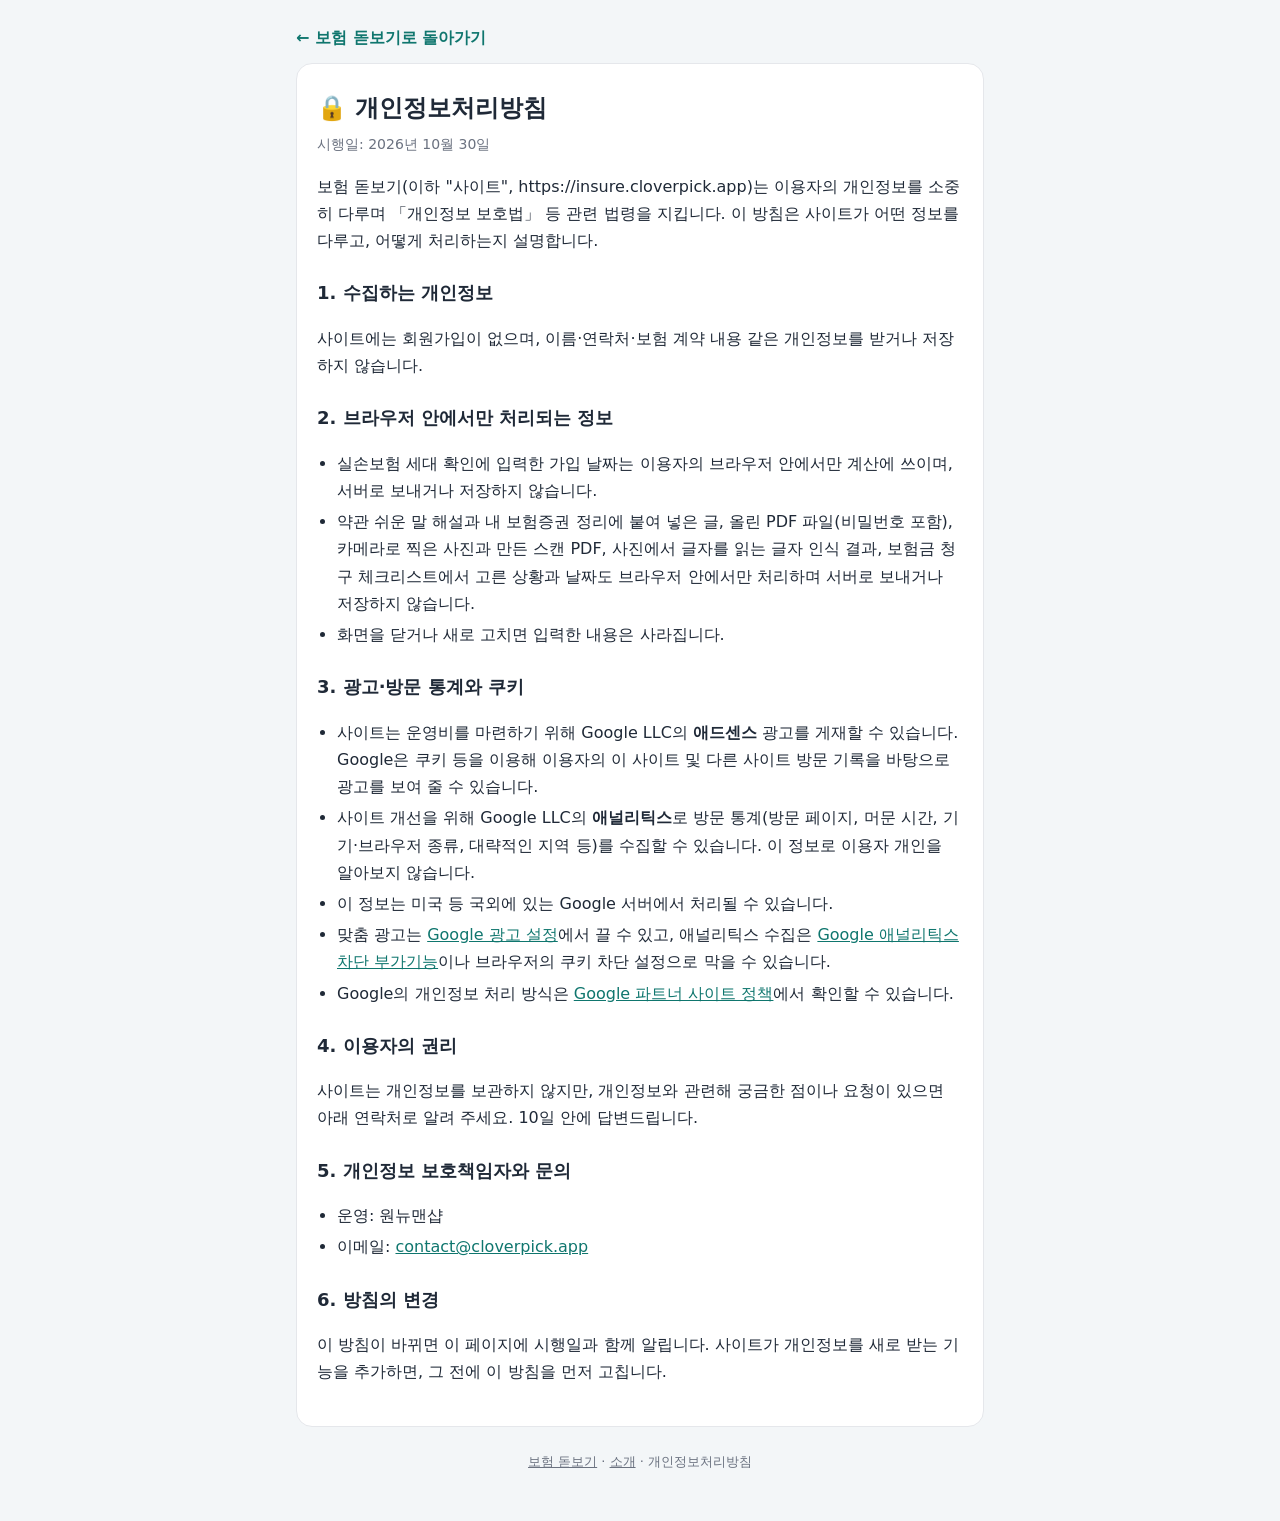
<file: privacy.html>
<!DOCTYPE html>
<html lang="ko">
<head>
  <!-- Google tag (gtag.js) -->
  <script async src="https://www.googletagmanager.com/gtag/js?id=G-VRJEDQ2BLV"></script>
  <script>
    window.dataLayer = window.dataLayer || [];
    function gtag(){dataLayer.push(arguments);}
    gtag('js', new Date());

    gtag('config', 'G-VRJEDQ2BLV');
  </script>
  <meta charset="UTF-8">
  <meta name="viewport" content="width=device-width, initial-scale=1.0">
  <title>개인정보처리방침 - 보험 돋보기</title>
  <meta name="description" content="보험 돋보기의 개인정보처리방침입니다. 입력한 날짜는 기기 밖으로 보내지 않습니다.">
  <link rel="canonical" href="https://insure.cloverpick.app/privacy">
  <link rel="icon" href="icon.svg" type="image/svg+xml">
  <meta name="naver-site-verification" content="30c69223f4f4dc7dbb203eff2e3a5ed525e35046" />
  <meta name="google-adsense-account" content="ca-pub-3330288431208764">
  <script async src="https://pagead2.googlesyndication.com/pagead/js/adsbygoogle.js?client=ca-pub-3330288431208764" crossorigin="anonymous"></script>
  <link rel="stylesheet" href="page.css">
</head>
<body>
  <div class="wrap">
    <a class="back" href="./">← 보험 돋보기로 돌아가기</a>
    <article>
      <h1>🔒 개인정보처리방침</h1>
      <p class="meta">시행일: 2026년 10월 30일</p>
      <p>보험 돋보기(이하 "사이트", https://insure.cloverpick.app)는 이용자의 개인정보를 소중히 다루며 「개인정보 보호법」 등 관련 법령을 지킵니다. 이 방침은 사이트가 어떤 정보를 다루고, 어떻게 처리하는지 설명합니다.</p>

      <h2>1. 수집하는 개인정보</h2>
      <p>사이트에는 회원가입이 없으며, 이름·연락처·보험 계약 내용 같은 개인정보를 받거나 저장하지 않습니다.</p>

      <h2>2. 브라우저 안에서만 처리되는 정보</h2>
      <ul>
        <li>실손보험 세대 확인에 입력한 가입 날짜는 이용자의 브라우저 안에서만 계산에 쓰이며, 서버로 보내거나 저장하지 않습니다.</li>
        <li>약관 쉬운 말 해설과 내 보험증권 정리에 붙여 넣은 글, 올린 PDF 파일(비밀번호 포함), 카메라로 찍은 사진과 만든 스캔 PDF, 사진에서 글자를 읽는 글자 인식 결과, 보험금 청구 체크리스트에서 고른 상황과 날짜도 브라우저 안에서만 처리하며 서버로 보내거나 저장하지 않습니다.</li>
        <li>화면을 닫거나 새로 고치면 입력한 내용은 사라집니다.</li>
      </ul>

      <h2>3. 광고·방문 통계와 쿠키</h2>
      <ul>
        <li>사이트는 운영비를 마련하기 위해 Google LLC의 <strong>애드센스</strong> 광고를 게재할 수 있습니다. Google은 쿠키 등을 이용해 이용자의 이 사이트 및 다른 사이트 방문 기록을 바탕으로 광고를 보여 줄 수 있습니다.</li>
        <li>사이트 개선을 위해 Google LLC의 <strong>애널리틱스</strong>로 방문 통계(방문 페이지, 머문 시간, 기기·브라우저 종류, 대략적인 지역 등)를 수집할 수 있습니다. 이 정보로 이용자 개인을 알아보지 않습니다.</li>
        <li>이 정보는 미국 등 국외에 있는 Google 서버에서 처리될 수 있습니다.</li>
        <li>맞춤 광고는 <a href="https://adssettings.google.com" rel="noopener">Google 광고 설정</a>에서 끌 수 있고, 애널리틱스 수집은 <a href="https://tools.google.com/dlpage/gaoptout" rel="noopener">Google 애널리틱스 차단 부가기능</a>이나 브라우저의 쿠키 차단 설정으로 막을 수 있습니다.</li>
        <li>Google의 개인정보 처리 방식은 <a href="https://policies.google.com/technologies/partner-sites" rel="noopener">Google 파트너 사이트 정책</a>에서 확인할 수 있습니다.</li>
      </ul>

      <h2>4. 이용자의 권리</h2>
      <p>사이트는 개인정보를 보관하지 않지만, 개인정보와 관련해 궁금한 점이나 요청이 있으면 아래 연락처로 알려 주세요. 10일 안에 답변드립니다.</p>

      <h2>5. 개인정보 보호책임자와 문의</h2>
      <ul>
        <li>운영: 원뉴맨샵</li>
        <li>이메일: <a href="mailto:contact@cloverpick.app">contact@cloverpick.app</a></li>
      </ul>

      <h2>6. 방침의 변경</h2>
      <p>이 방침이 바뀌면 이 페이지에 시행일과 함께 알립니다. 사이트가 개인정보를 새로 받는 기능을 추가하면, 그 전에 이 방침을 먼저 고칩니다.</p>
    </article>
    <footer><a href="./">보험 돋보기</a> · <a href="about">소개</a> · 개인정보처리방침</footer>
  </div>
</body>
</html>
</file>
<file: page.css>
/* 소개·개인정보처리방침 같은 글 페이지 공용 스타일 */
:root {
  --bg: #f3f6f8; --card: #ffffff; --text: #1f2937; --muted: #6b7280; --line: #e5e7eb; --accent: #0f766e;
}
@media (prefers-color-scheme: dark) {
  :root { --bg: #0f172a; --card: #1e293b; --text: #f1f5f9; --muted: #94a3b8; --line: #334155; --accent: #2dd4bf; }
}
* { box-sizing: border-box; }
body { margin: 0; background: var(--bg); color: var(--text); line-height: 1.7;
       font-family: system-ui, -apple-system, "Apple SD Gothic Neo", "Noto Sans KR", "Malgun Gothic", sans-serif; }
.wrap { max-width: 720px; margin: 0 auto; padding: 24px 16px 48px; }
.back { display: inline-block; margin-bottom: 12px; color: var(--accent); text-decoration: none; font-weight: 600; }
article { background: var(--card); border: 1px solid var(--line); border-radius: 16px; padding: 24px 20px; }
h1 { margin: 0 0 4px; font-size: 24px; }
h2 { margin: 24px 0 8px; font-size: 18px; }
.meta { margin: 0 0 16px; color: var(--muted); font-size: 14px; }
ul { padding-left: 20px; }
li { margin: 4px 0; }
a { color: var(--accent); }
footer { margin-top: 24px; font-size: 13px; color: var(--muted); text-align: center; }
footer a { color: var(--muted); }
</file>
